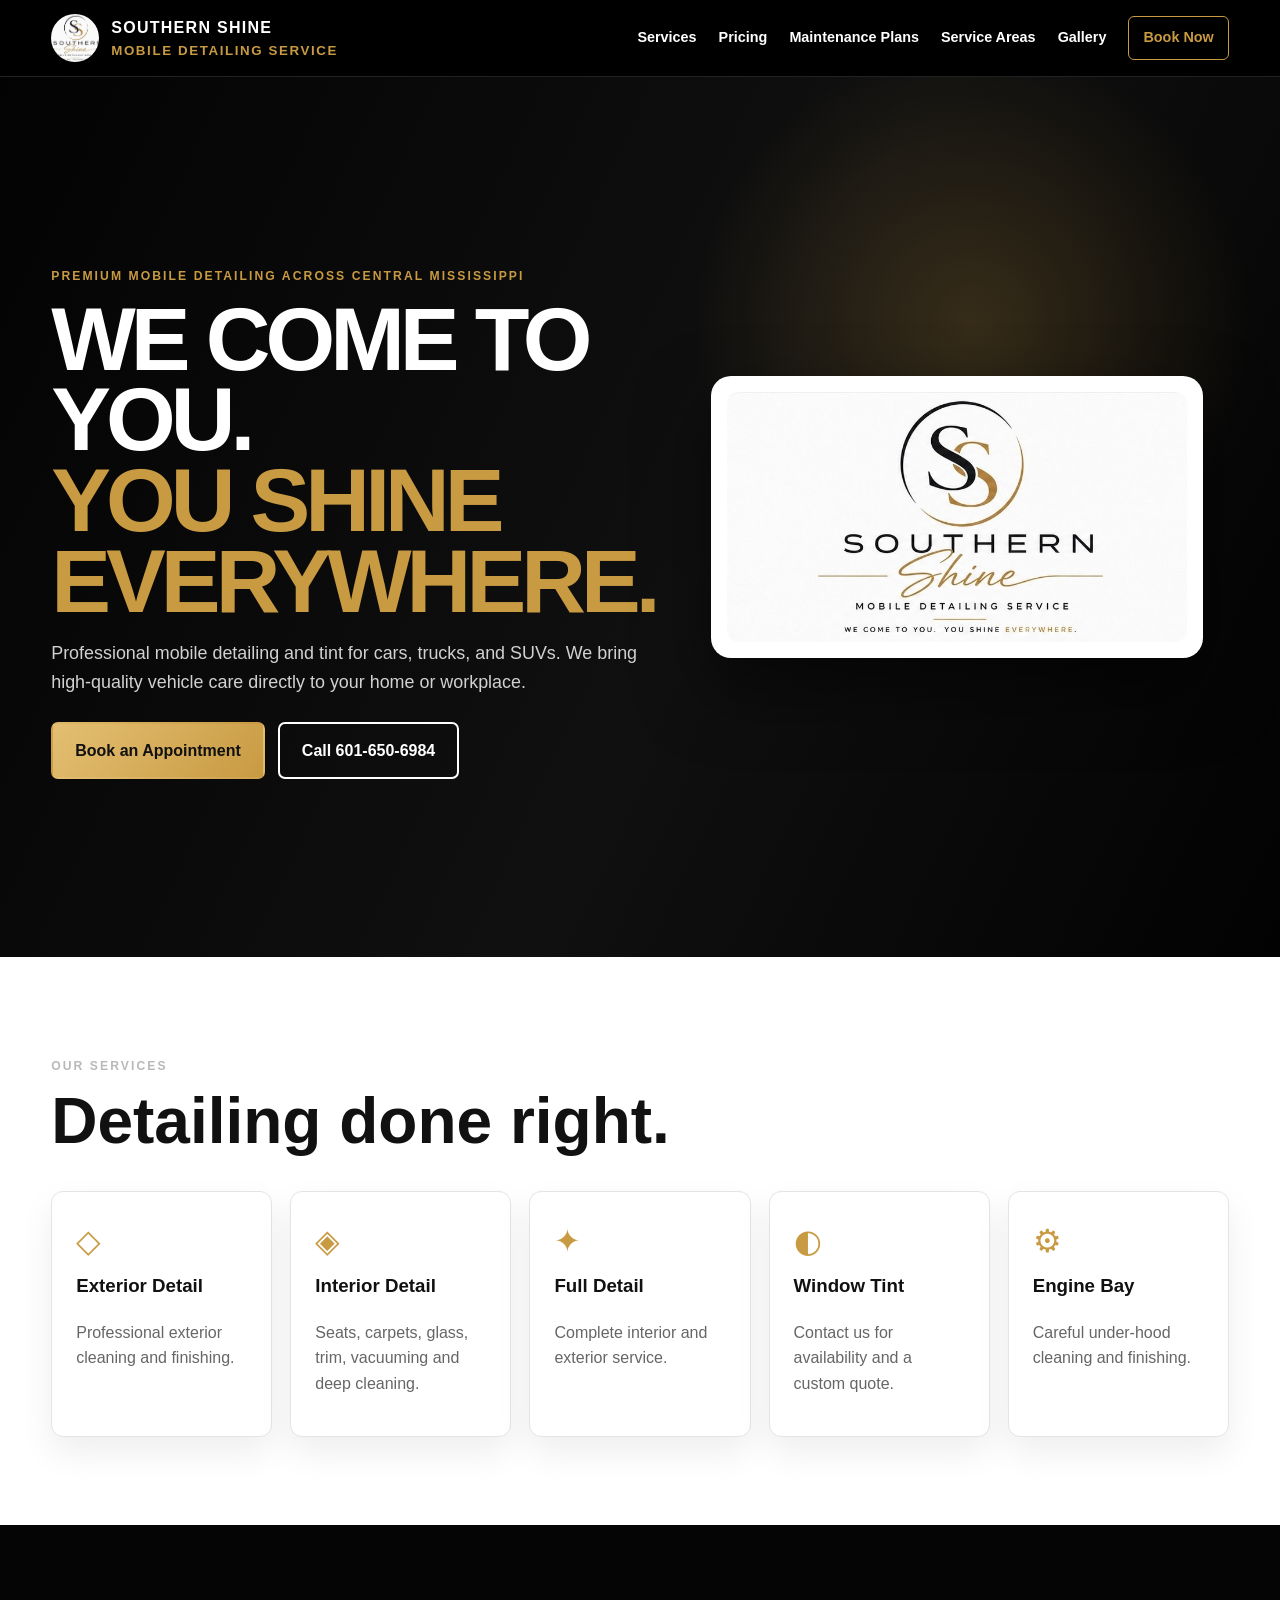
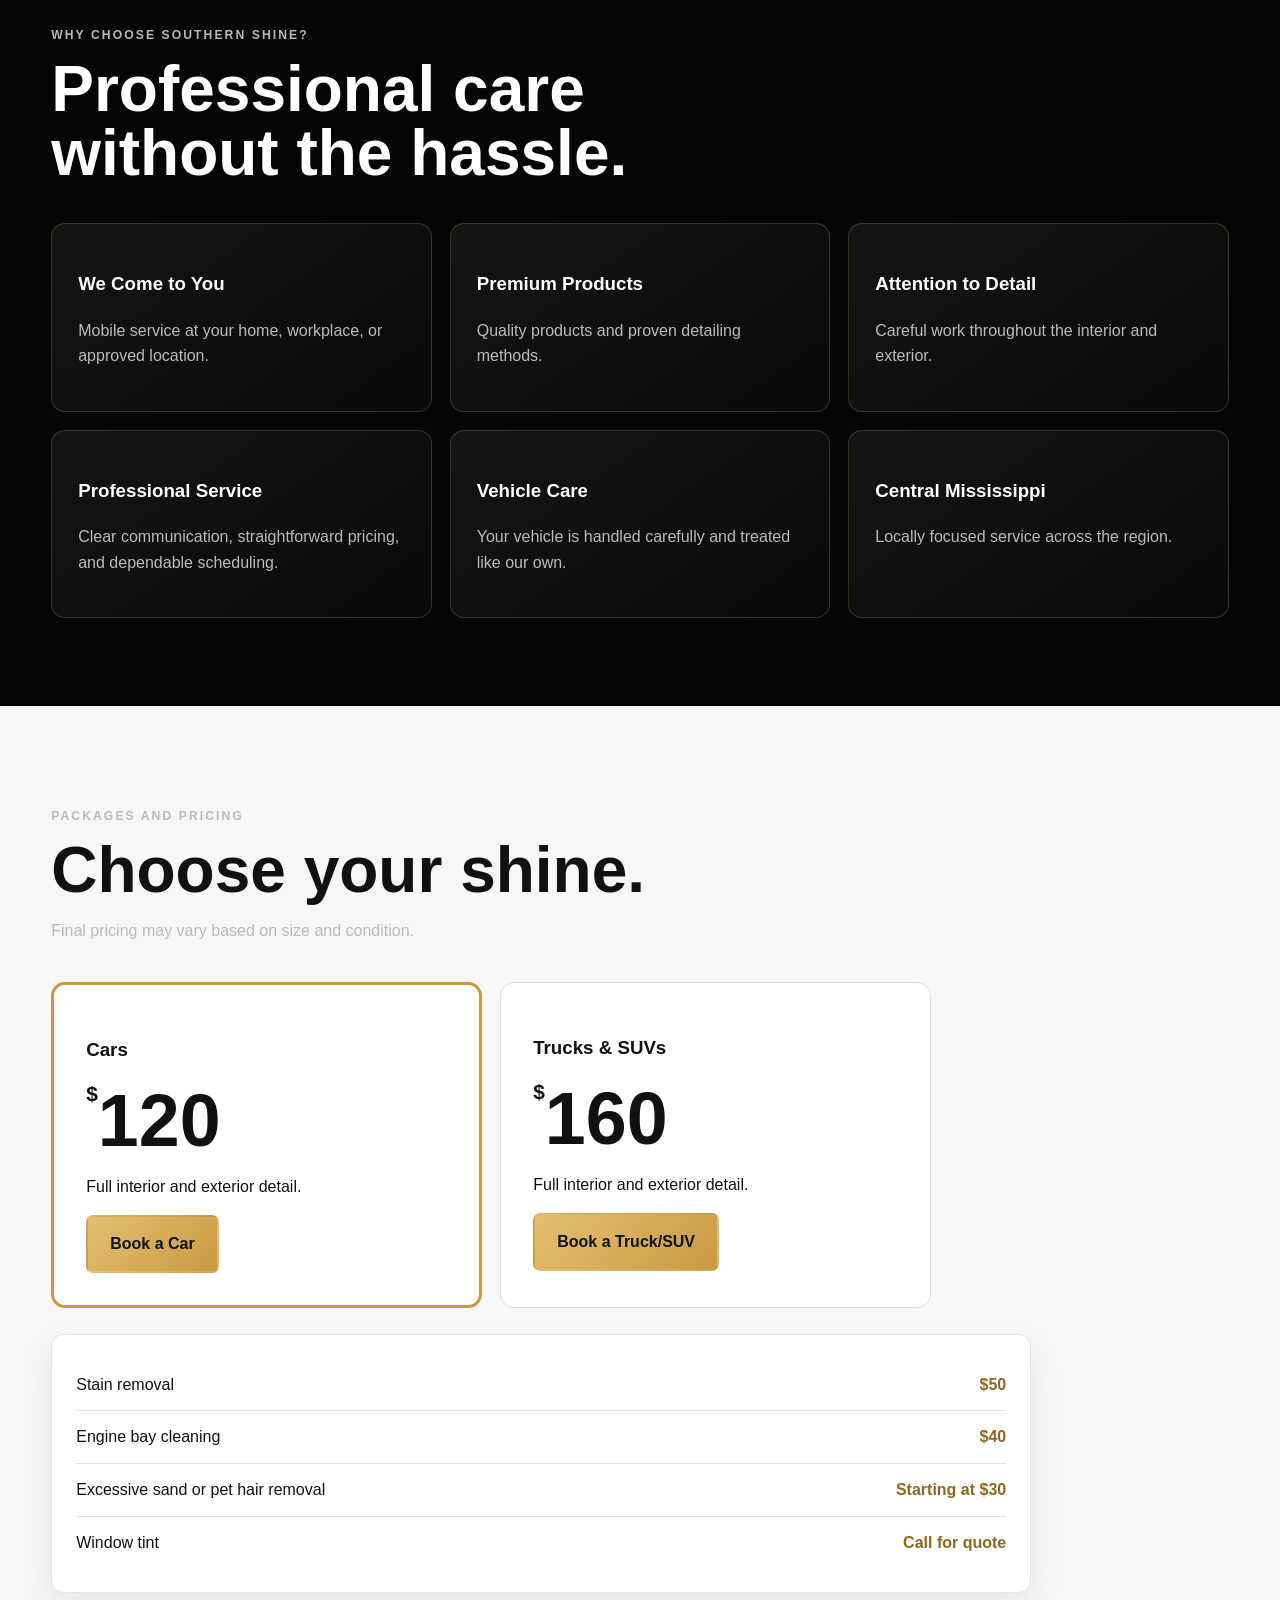
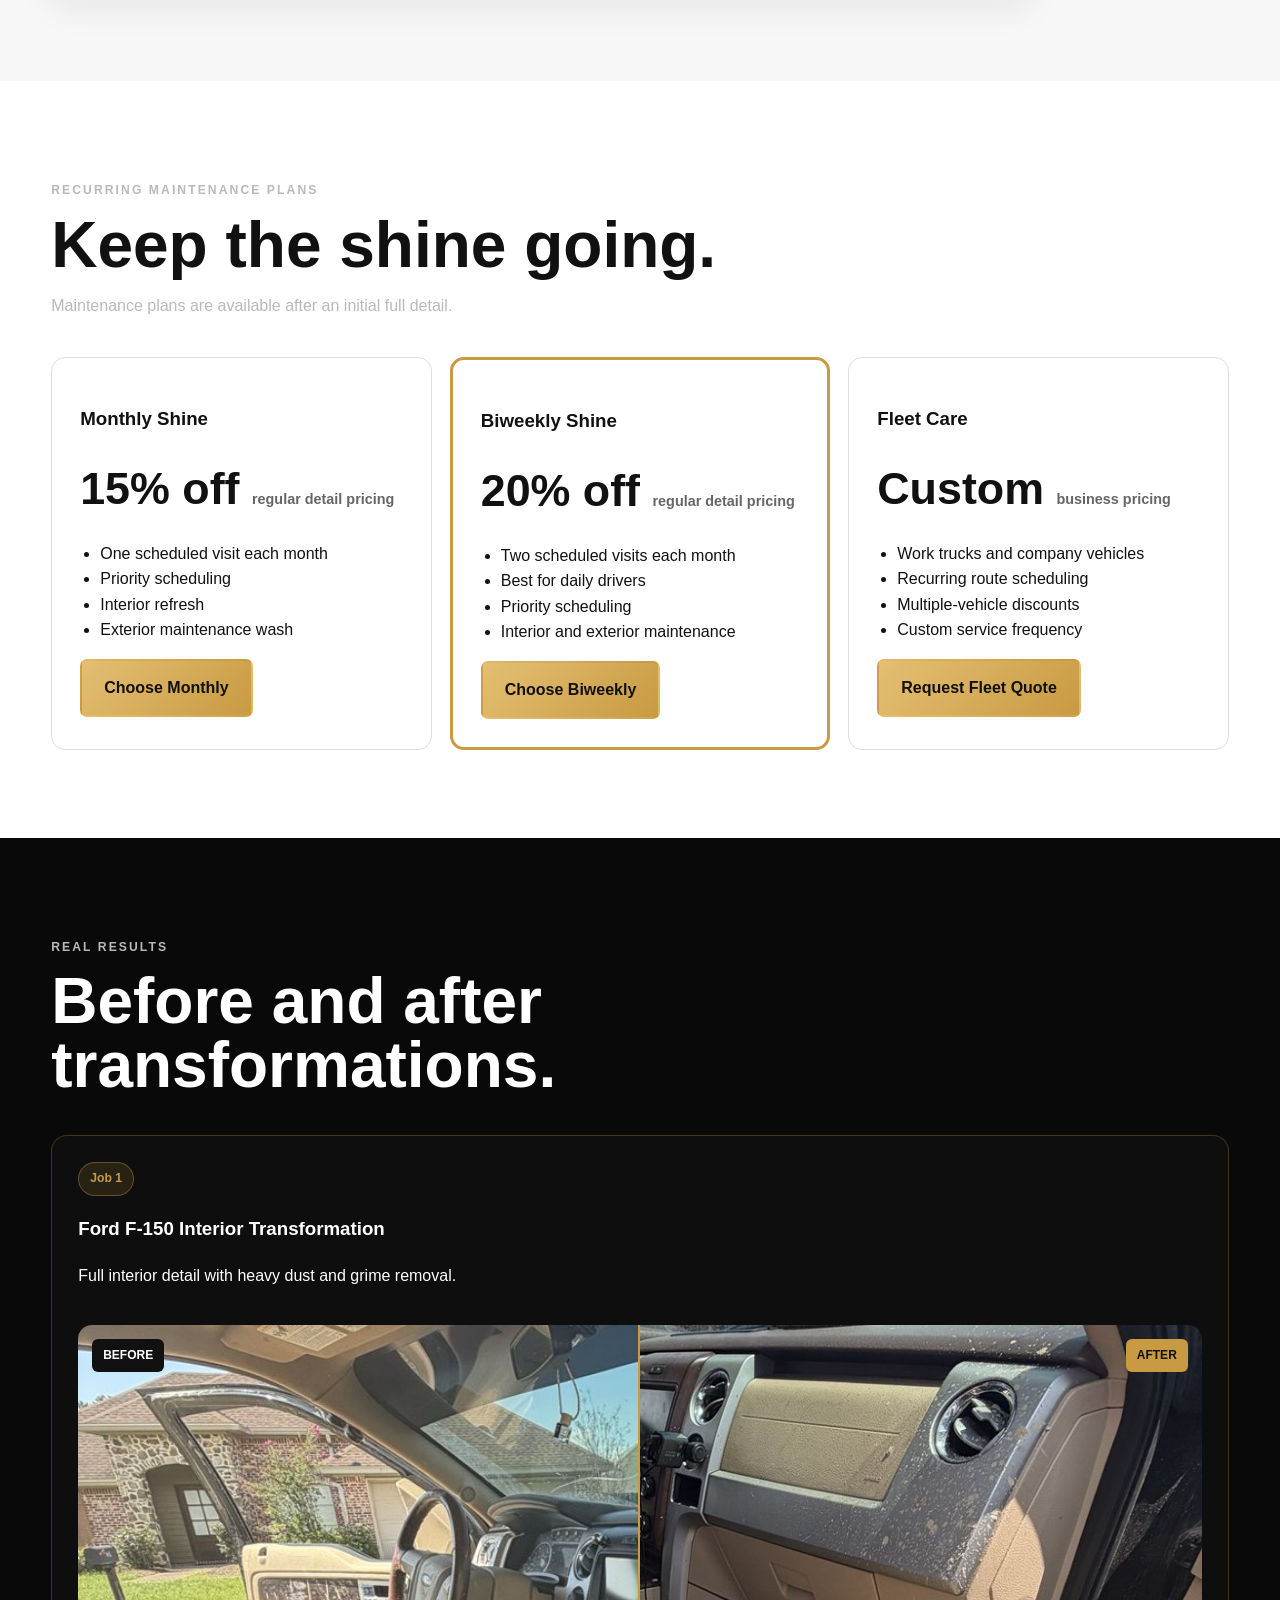
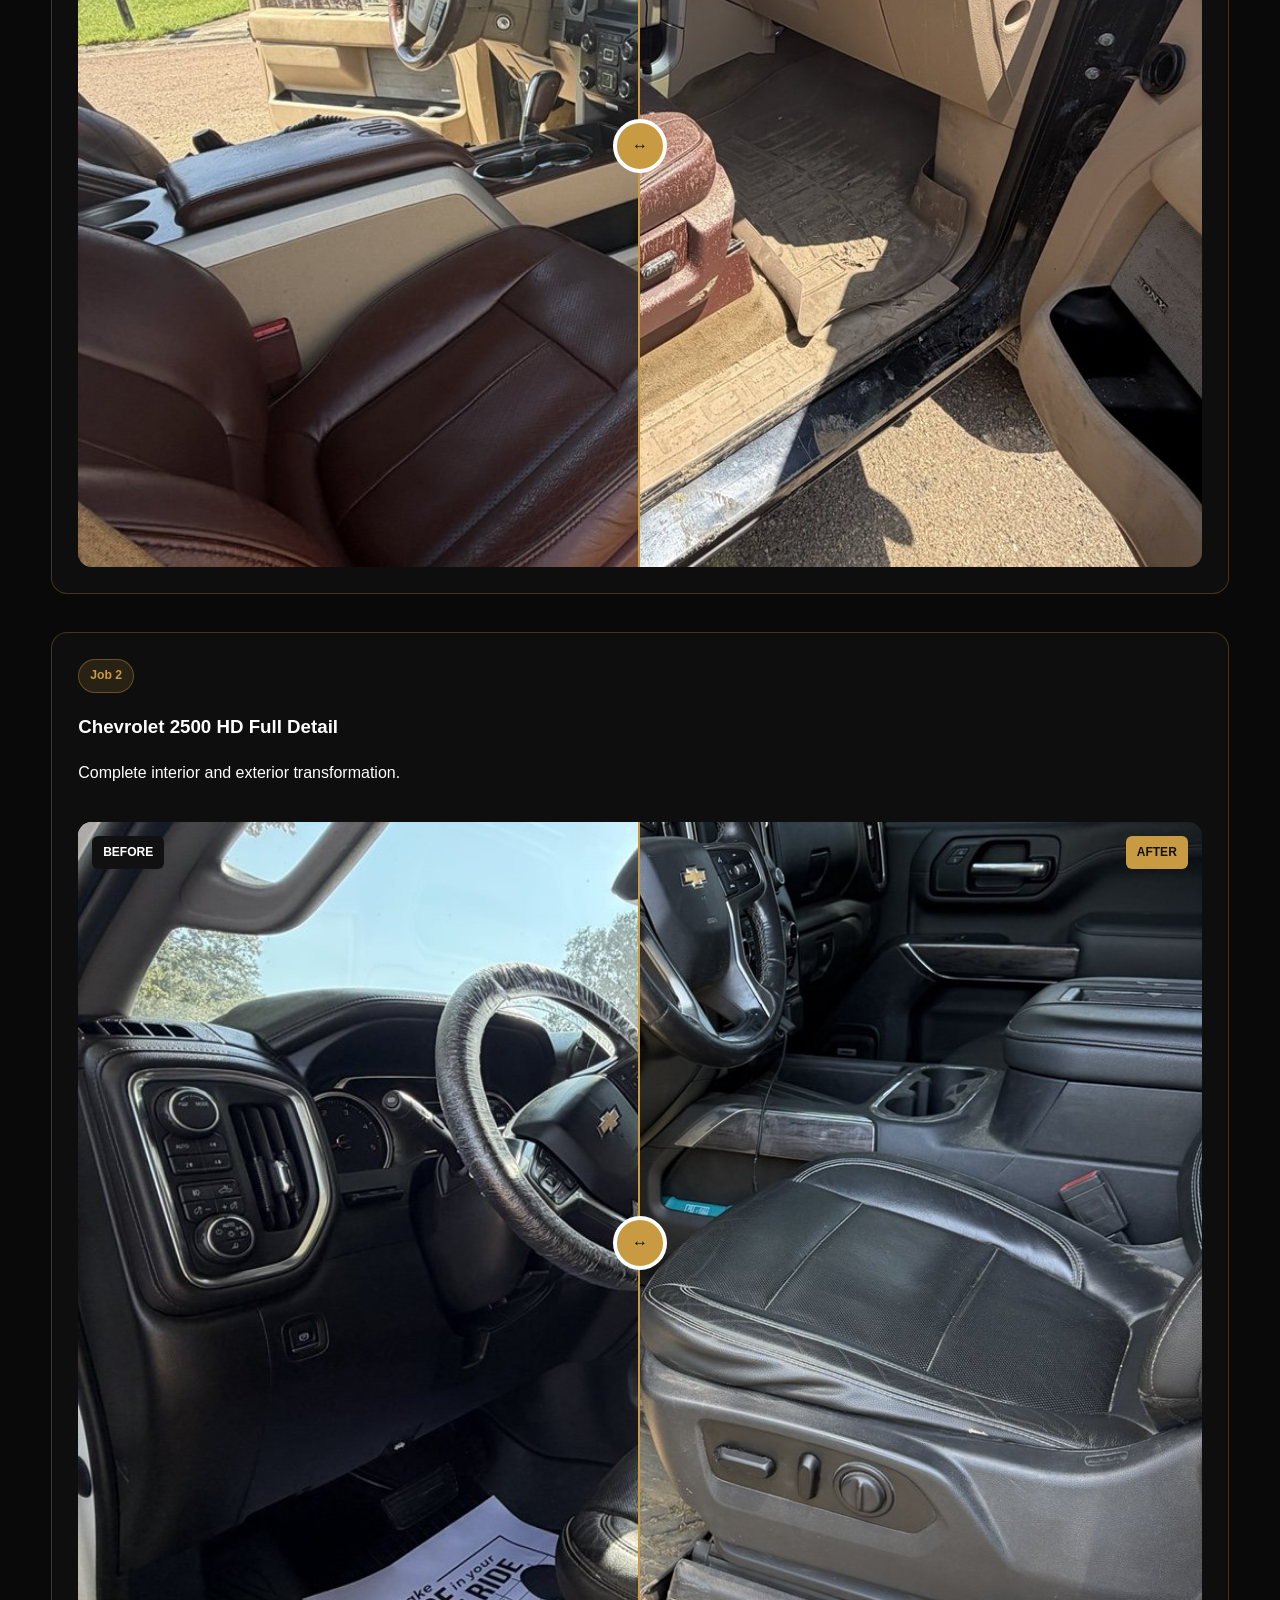
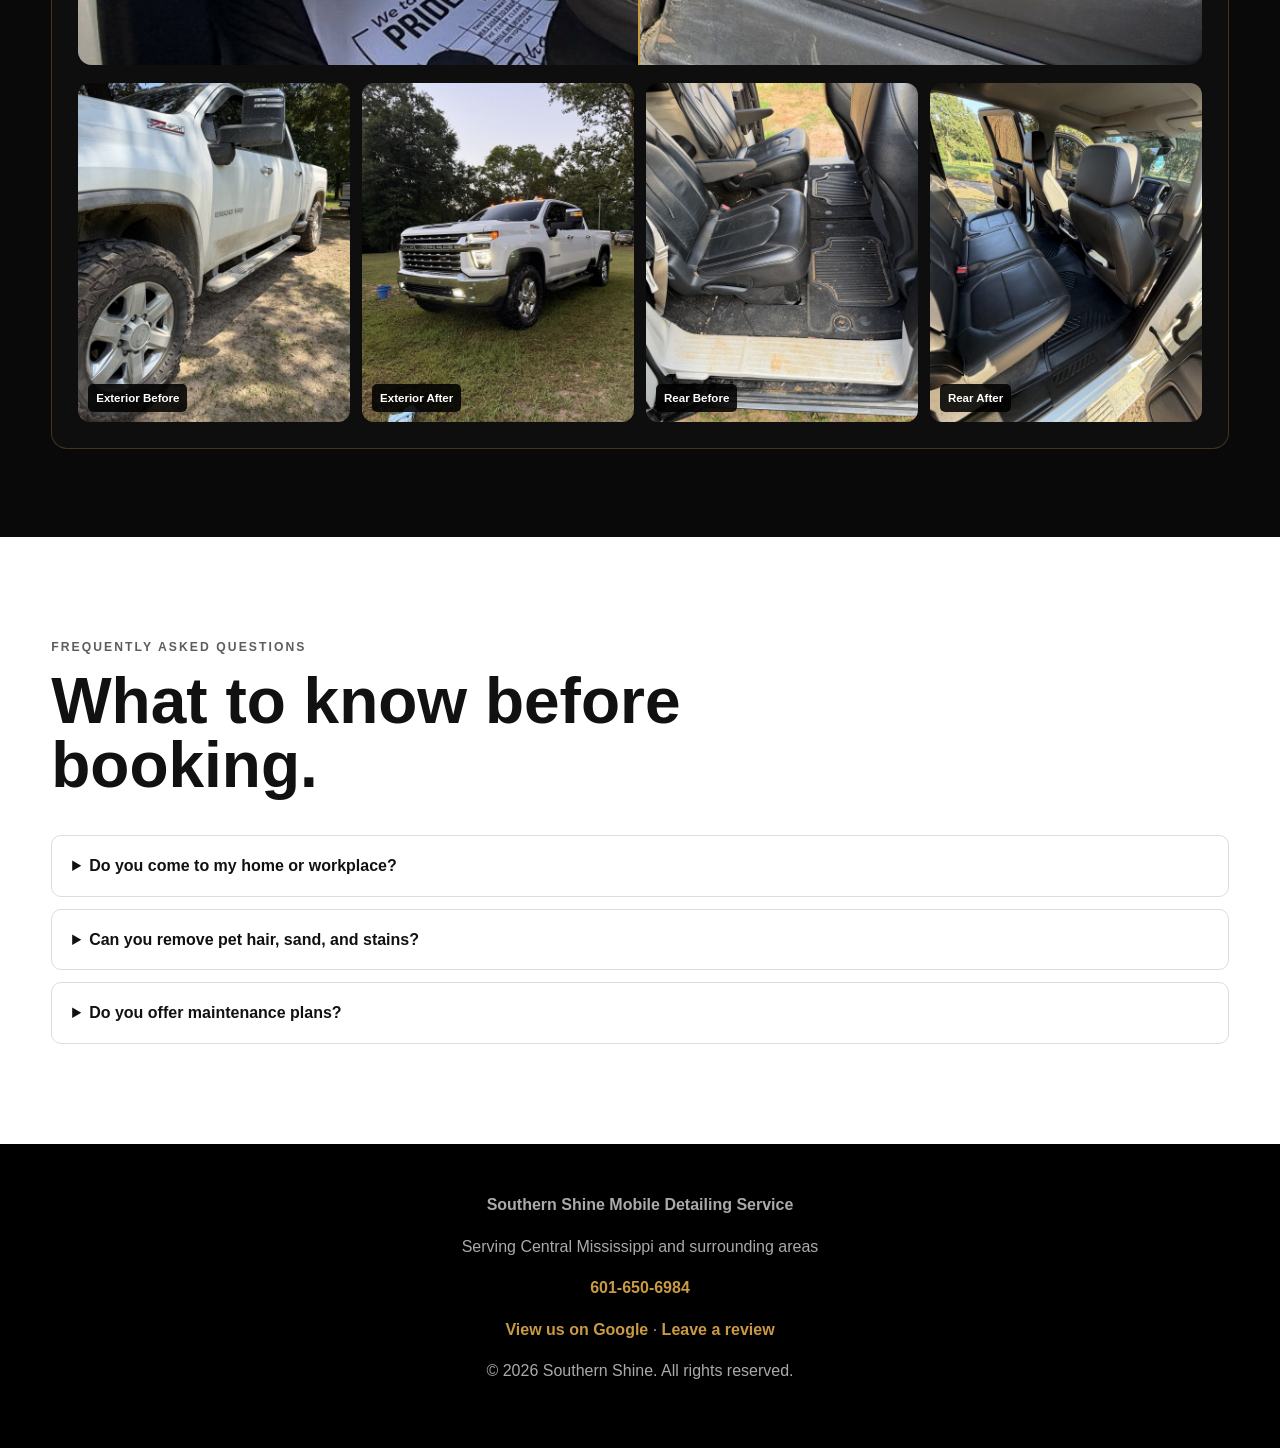
<file: index.html>
<!doctype html><html lang="en"><head><meta charset="utf-8"><meta name="viewport" content="width=device-width,initial-scale=1">
<title>Mobile Detailing Central Mississippi | Southern Shine</title>
<meta name="description" content="Southern Shine provides mobile car, truck and SUV detailing, stain removal, engine bay cleaning and window tint services across Central Mississippi. Call 601-650-6984.">
<link rel="canonical" href="https://southernshinems.com/"><link rel="stylesheet" href="styles.css">
<meta property="og:title" content="Southern Shine Mobile Detailing Service"><meta property="og:description" content="We come to you. You shine everywhere."><meta property="og:image" content="https://southernshinems.com/images/logo.jpg"><script type="application/ld+json">{"@context": "https://schema.org", "@type": "AutoWash", "name": "Southern Shine Mobile Detailing Service", "url": "https://southernshinems.com/", "telephone": "+1-601-650-6984", "areaServed": ["Central Mississippi", "Starkville, Mississippi", "Columbus, Mississippi", "West Point, Mississippi", "Macon, Mississippi", "Aberdeen, Mississippi"], "priceRange": "$$", "image": "https://southernshinems.com/images/logo.jpg"}</script></head><body>
<header><div class="wrap nav"><a class="brand" href="index.html"><img src="images/logo.jpg" alt="Southern Shine logo"><span>Southern Shine<small>Mobile Detailing Service</small></span></a><button class="menu">Menu</button><nav><a href="index.html#services">Services</a><a href="index.html#pricing">Pricing</a><a href="index.html#plans">Maintenance Plans</a><a href="service-areas.html">Service Areas</a><a href="index.html#gallery">Gallery</a><a class="nav-cta" href="booking.html">Book Now</a></nav></div></header>
<main>
<section class="hero"><div class="wrap hero-grid"><div><p class="eyebrow">Premium mobile detailing across Central Mississippi</p><h1>We Come To You.<br><span>You Shine Everywhere.</span></h1><p class="lead">Professional mobile detailing and tint for cars, trucks, and SUVs. We bring high-quality vehicle care directly to your home or workplace.</p><div class="actions"><a class="btn gold" href="booking.html">Book an Appointment</a><a class="btn outline" href="tel:6016506984">Call 601-650-6984</a></div></div><div class="logo-card"><img src="images/logo.jpg" alt="Southern Shine Mobile Detailing Service"></div></div></section>
<section id="services" class="light"><div class="wrap"><div class="title"><p class="eyebrow">Our services</p><h2>Detailing done right.</h2></div><div class="grid services-grid">
<div class="card"><div class="icon">◇</div><h3>Exterior Detail</h3><p>Professional exterior cleaning and finishing.</p></div><div class="card"><div class="icon">◈</div><h3>Interior Detail</h3><p>Seats, carpets, glass, trim, vacuuming and deep cleaning.</p></div><div class="card"><div class="icon">✦</div><h3>Full Detail</h3><p>Complete interior and exterior service.</p></div><div class="card"><div class="icon">◐</div><h3>Window Tint</h3><p>Contact us for availability and a custom quote.</p></div><div class="card"><div class="icon">⚙</div><h3>Engine Bay</h3><p>Careful under-hood cleaning and finishing.</p></div>
</div></div></section>
<section><div class="wrap"><div class="title"><p class="eyebrow">Why choose Southern Shine?</p><h2>Professional care without the hassle.</h2></div><div class="grid why-grid"><div class="why-card"><h3>We Come to You</h3><p>Mobile service at your home, workplace, or approved location.</p></div><div class="why-card"><h3>Premium Products</h3><p>Quality products and proven detailing methods.</p></div><div class="why-card"><h3>Attention to Detail</h3><p>Careful work throughout the interior and exterior.</p></div><div class="why-card"><h3>Professional Service</h3><p>Clear communication, straightforward pricing, and dependable scheduling.</p></div><div class="why-card"><h3>Vehicle Care</h3><p>Your vehicle is handled carefully and treated like our own.</p></div><div class="why-card"><h3>Central Mississippi</h3><p>Locally focused service across the region.</p></div></div></div></section>
<section id="pricing" class="pricing"><div class="wrap"><div class="title"><p class="eyebrow">Packages and pricing</p><h2>Choose your shine.</h2><p>Final pricing may vary based on size and condition.</p></div><div class="grid price-grid"><div class="price-card featured"><h3>Cars</h3><div class="price"><sup>$</sup>120</div><p>Full interior and exterior detail.</p><a class="btn gold" href="booking.html?vehicle=car">Book a Car</a></div><div class="price-card"><h3>Trucks & SUVs</h3><div class="price"><sup>$</sup>160</div><p>Full interior and exterior detail.</p><a class="btn gold" href="booking.html?vehicle=truck">Book a Truck/SUV</a></div></div><div class="addons card"><div class="addon"><span>Stain removal</span><strong>$50</strong></div><div class="addon"><span>Engine bay cleaning</span><strong>$40</strong></div><div class="addon"><span>Excessive sand or pet hair removal</span><strong>Starting at $30</strong></div><div class="addon"><span>Window tint</span><strong>Call for quote</strong></div></div></div></section>
<section id="plans" class="light"><div class="wrap"><div class="title"><p class="eyebrow">Recurring maintenance plans</p><h2>Keep the shine going.</h2><p>Maintenance plans are available after an initial full detail.</p></div><div class="grid plan-grid"><div class="plan"><h3>Monthly Shine</h3><div class="plan-price">15% off <span>regular detail pricing</span></div><ul><li>One scheduled visit each month</li><li>Priority scheduling</li><li>Interior refresh</li><li>Exterior maintenance wash</li></ul><a class="btn gold" href="booking.html?plan=monthly">Choose Monthly</a></div><div class="plan featured"><h3>Biweekly Shine</h3><div class="plan-price">20% off <span>regular detail pricing</span></div><ul><li>Two scheduled visits each month</li><li>Best for daily drivers</li><li>Priority scheduling</li><li>Interior and exterior maintenance</li></ul><a class="btn gold" href="booking.html?plan=biweekly">Choose Biweekly</a></div><div class="plan"><h3>Fleet Care</h3><div class="plan-price">Custom <span>business pricing</span></div><ul><li>Work trucks and company vehicles</li><li>Recurring route scheduling</li><li>Multiple-vehicle discounts</li><li>Custom service frequency</li></ul><a class="btn gold" href="booking.html?plan=fleet">Request Fleet Quote</a></div></div></div></section>
<section id="gallery" class="real-gallery"><div class="wrap"><div class="title"><p class="eyebrow">Real results</p><h2>Before and after transformations.</h2></div>
<article class="job-block"><div class="job-heading"><div><span class="job-tag">Job 1</span><h3>Ford F-150 Interior Transformation</h3><p>Full interior detail with heavy dust and grime removal.</p></div></div><div class="compare" data-compare><img src="images/job1-before.jpg" alt="Ford F-150 before detailing"><div class="after-wrap"><img src="images/job1-after.jpg" alt="Ford F-150 after detailing"></div><span class="label before-label">Before</span><span class="label after-label">After</span><div class="handle">↔</div></div></article>
<article class="job-block"><div class="job-heading"><div><span class="job-tag">Job 2</span><h3>Chevrolet 2500 HD Full Detail</h3><p>Complete interior and exterior transformation.</p></div></div><div class="compare" data-compare><img src="images/job2-before-front.jpg" alt="Chevrolet 2500 HD before detailing"><div class="after-wrap"><img src="images/job2-after-front.jpg" alt="Chevrolet 2500 HD after detailing"></div><span class="label before-label">Before</span><span class="label after-label">After</span><div class="handle">↔</div></div><div class="photo-grid"><div class="photo"><img src="images/job2-before-exterior.jpg" alt="Exterior before"><span>Exterior Before</span></div><div class="photo"><img src="images/job2-after-exterior.jpg" alt="Exterior after"><span>Exterior After</span></div><div class="photo"><img src="images/job2-before-rear.jpg" alt="Rear interior before"><span>Rear Before</span></div><div class="photo"><img src="images/job2-after-rear.jpg" alt="Rear interior after"><span>Rear After</span></div></div></article></div></section>
<section class="light faq"><div class="wrap"><div class="title"><p class="eyebrow">Frequently asked questions</p><h2>What to know before booking.</h2></div><details><summary>Do you come to my home or workplace?</summary><p>Yes. Southern Shine is a mobile service throughout Central Mississippi and surrounding areas.</p></details><details><summary>Can you remove pet hair, sand, and stains?</summary><p>Yes. Extra charges may apply depending on the vehicle's condition.</p></details><details><summary>Do you offer maintenance plans?</summary><p>Yes. Monthly, biweekly, and fleet options are available after an initial full detail.</p></details></div></section>
</main><footer><div class="wrap"><b>Southern Shine Mobile Detailing Service</b><p>Serving Central Mississippi and surrounding areas</p><a href="tel:6016506984">601-650-6984</a><p><a href="https://share.google/HwVFBmlVu8GV7FS5L" target="_blank" rel="noopener">View us on Google</a> · <a href="https://g.page/r/CeV7yMw984xhEAE/review" target="_blank" rel="noopener">Leave a review</a></p><p>© 2026 Southern Shine. All rights reserved.</p></div></footer><script src="script.js"></script></body></html>
</file>
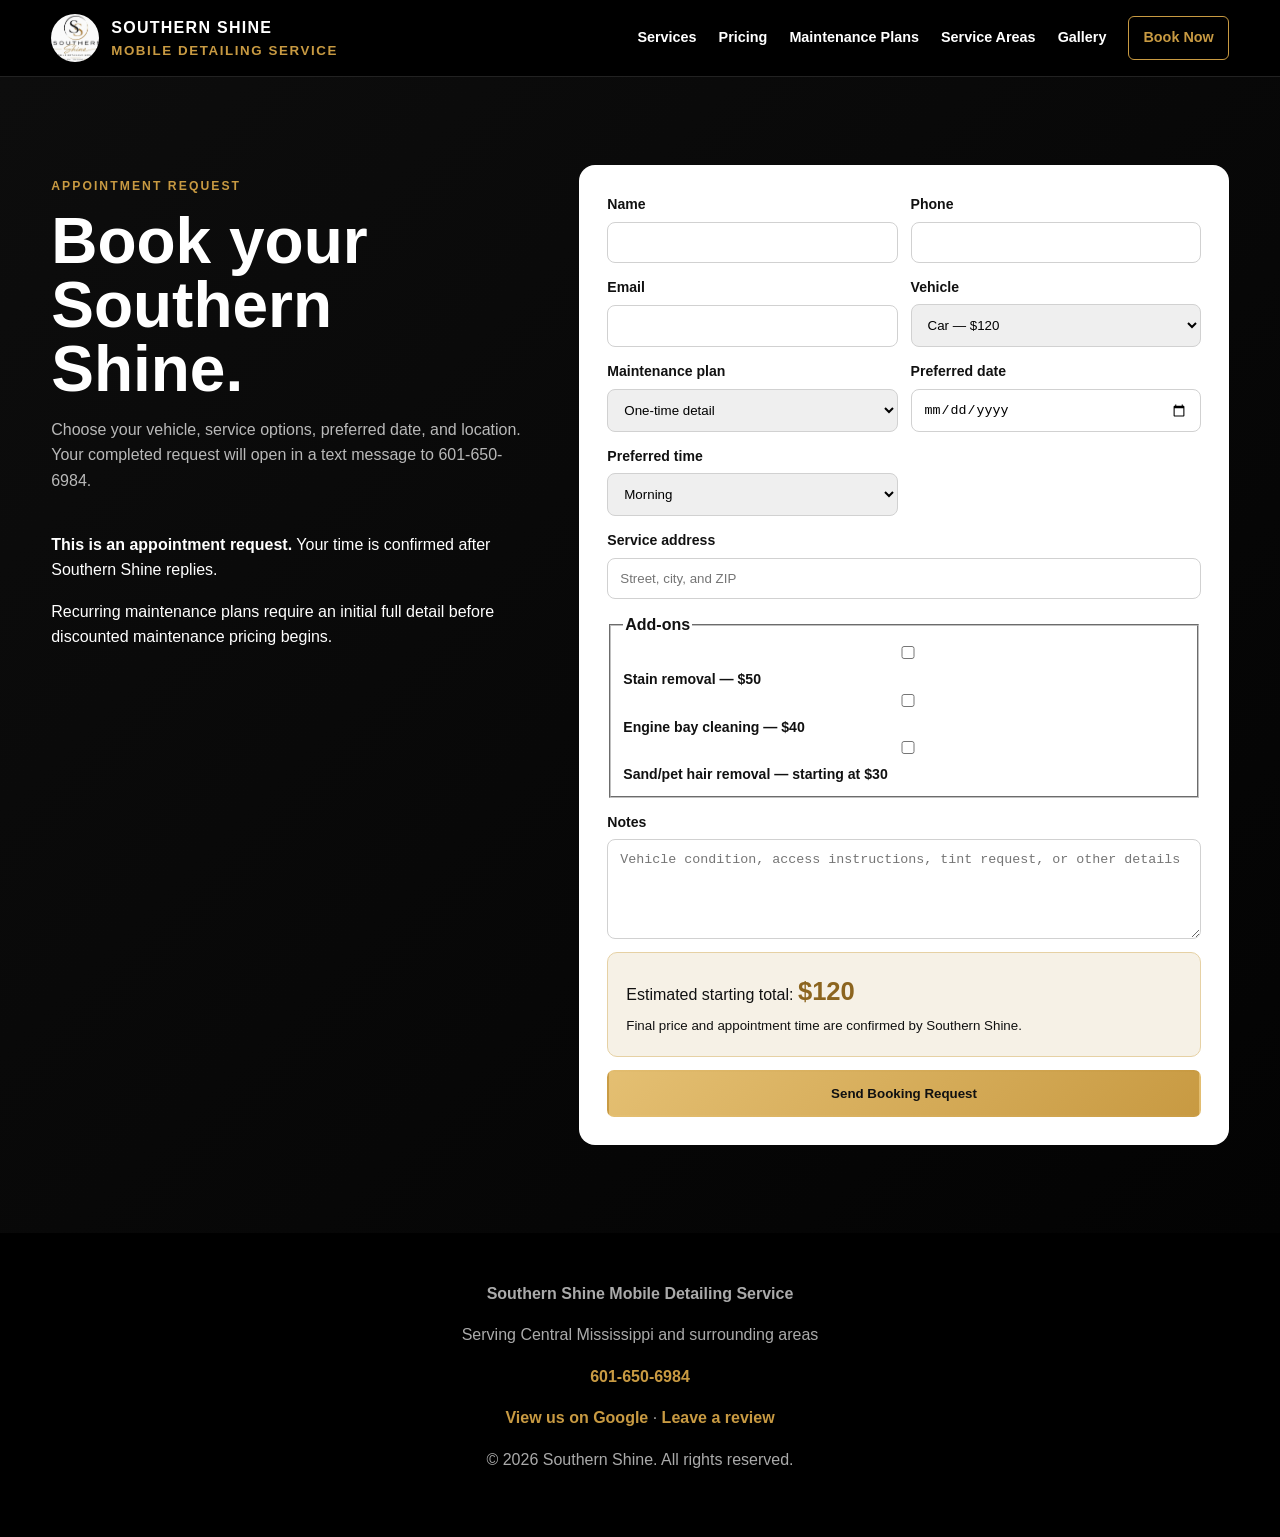
<file: booking.html>
<!doctype html><html lang="en"><head><meta charset="utf-8"><meta name="viewport" content="width=device-width,initial-scale=1"><title>Book Mobile Detailing | Southern Shine Mississippi</title><meta name="description" content="Request a Southern Shine mobile detailing appointment in Central Mississippi. Choose your vehicle, services, add-ons, date, time, and maintenance plan."><link rel="canonical" href="https://southernshinems.com/booking.html"><link rel="stylesheet" href="styles.css"></head><body><header><div class="wrap nav"><a class="brand" href="index.html"><img src="images/logo.jpg" alt="Southern Shine logo"><span>Southern Shine<small>Mobile Detailing Service</small></span></a><button class="menu">Menu</button><nav><a href="index.html#services">Services</a><a href="index.html#pricing">Pricing</a><a href="index.html#plans">Maintenance Plans</a><a href="service-areas.html">Service Areas</a><a href="index.html#gallery">Gallery</a><a class="nav-cta" href="booking.html">Book Now</a></nav></div></header><main><section class="booking"><div class="wrap booking-layout"><div><p class="eyebrow">Appointment request</p><div class="title"><h2>Book your Southern Shine.</h2><p>Choose your vehicle, service options, preferred date, and location. Your completed request will open in a text message to 601-650-6984.</p></div><p><b>This is an appointment request.</b> Your time is confirmed after Southern Shine replies.</p><p>Recurring maintenance plans require an initial full detail before discounted maintenance pricing begins.</p></div><form class="booking-form" onsubmit="sendBooking(event)"><div class="form-grid"><label>Name<input id="name" required></label><label>Phone<input id="phone" required></label><label>Email<input id="email" type="email"></label><label>Vehicle<select id="vehicle"><option value="car">Car — $120</option><option value="truck">Truck — $160</option><option value="suv">SUV — $160</option><option value="other">Other — starting at $160</option></select></label><label>Maintenance plan<select id="plan"><option value="one-time">One-time detail</option><option value="monthly">Monthly Shine — estimated 15% savings</option><option value="biweekly">Biweekly Shine — estimated 20% savings</option><option value="fleet">Fleet Care — custom quote</option></select></label><label>Preferred date<input id="date" type="date" required></label><label>Preferred time<select id="time"><option>Morning</option><option>Afternoon</option><option>Evening</option></select></label><label class="full">Service address<input id="address" required placeholder="Street, city, and ZIP"></label><fieldset class="full"><legend><b>Add-ons</b></legend><label><input type="checkbox" name="addons" value="stain" data-label="Stain removal — $50"> Stain removal — $50</label><label><input type="checkbox" name="addons" value="engine" data-label="Engine bay cleaning — $40"> Engine bay cleaning — $40</label><label><input type="checkbox" name="addons" value="hair" data-label="Sand/pet hair removal — starting at $30"> Sand/pet hair removal — starting at $30</label></fieldset><label class="full">Notes<textarea id="notes" placeholder="Vehicle condition, access instructions, tint request, or other details"></textarea></label><div class="estimate full">Estimated starting total: <strong id="estimateTotal">$120</strong><br><small>Final price and appointment time are confirmed by Southern Shine.</small></div><button class="btn gold full" type="submit">Send Booking Request</button></div></form></div></section></main><footer><div class="wrap"><b>Southern Shine Mobile Detailing Service</b><p>Serving Central Mississippi and surrounding areas</p><a href="tel:6016506984">601-650-6984</a><p><a href="https://share.google/HwVFBmlVu8GV7FS5L" target="_blank" rel="noopener">View us on Google</a> · <a href="https://g.page/r/CeV7yMw984xhEAE/review" target="_blank" rel="noopener">Leave a review</a></p><p>© 2026 Southern Shine. All rights reserved.</p></div></footer><script src="script.js"></script><script>const p=new URLSearchParams(location.search);if(p.get('vehicle'))document.getElementById('vehicle').value=p.get('vehicle');if(p.get('plan'))document.getElementById('plan').value=p.get('plan');updateEstimate();</script></body></html>
</file>
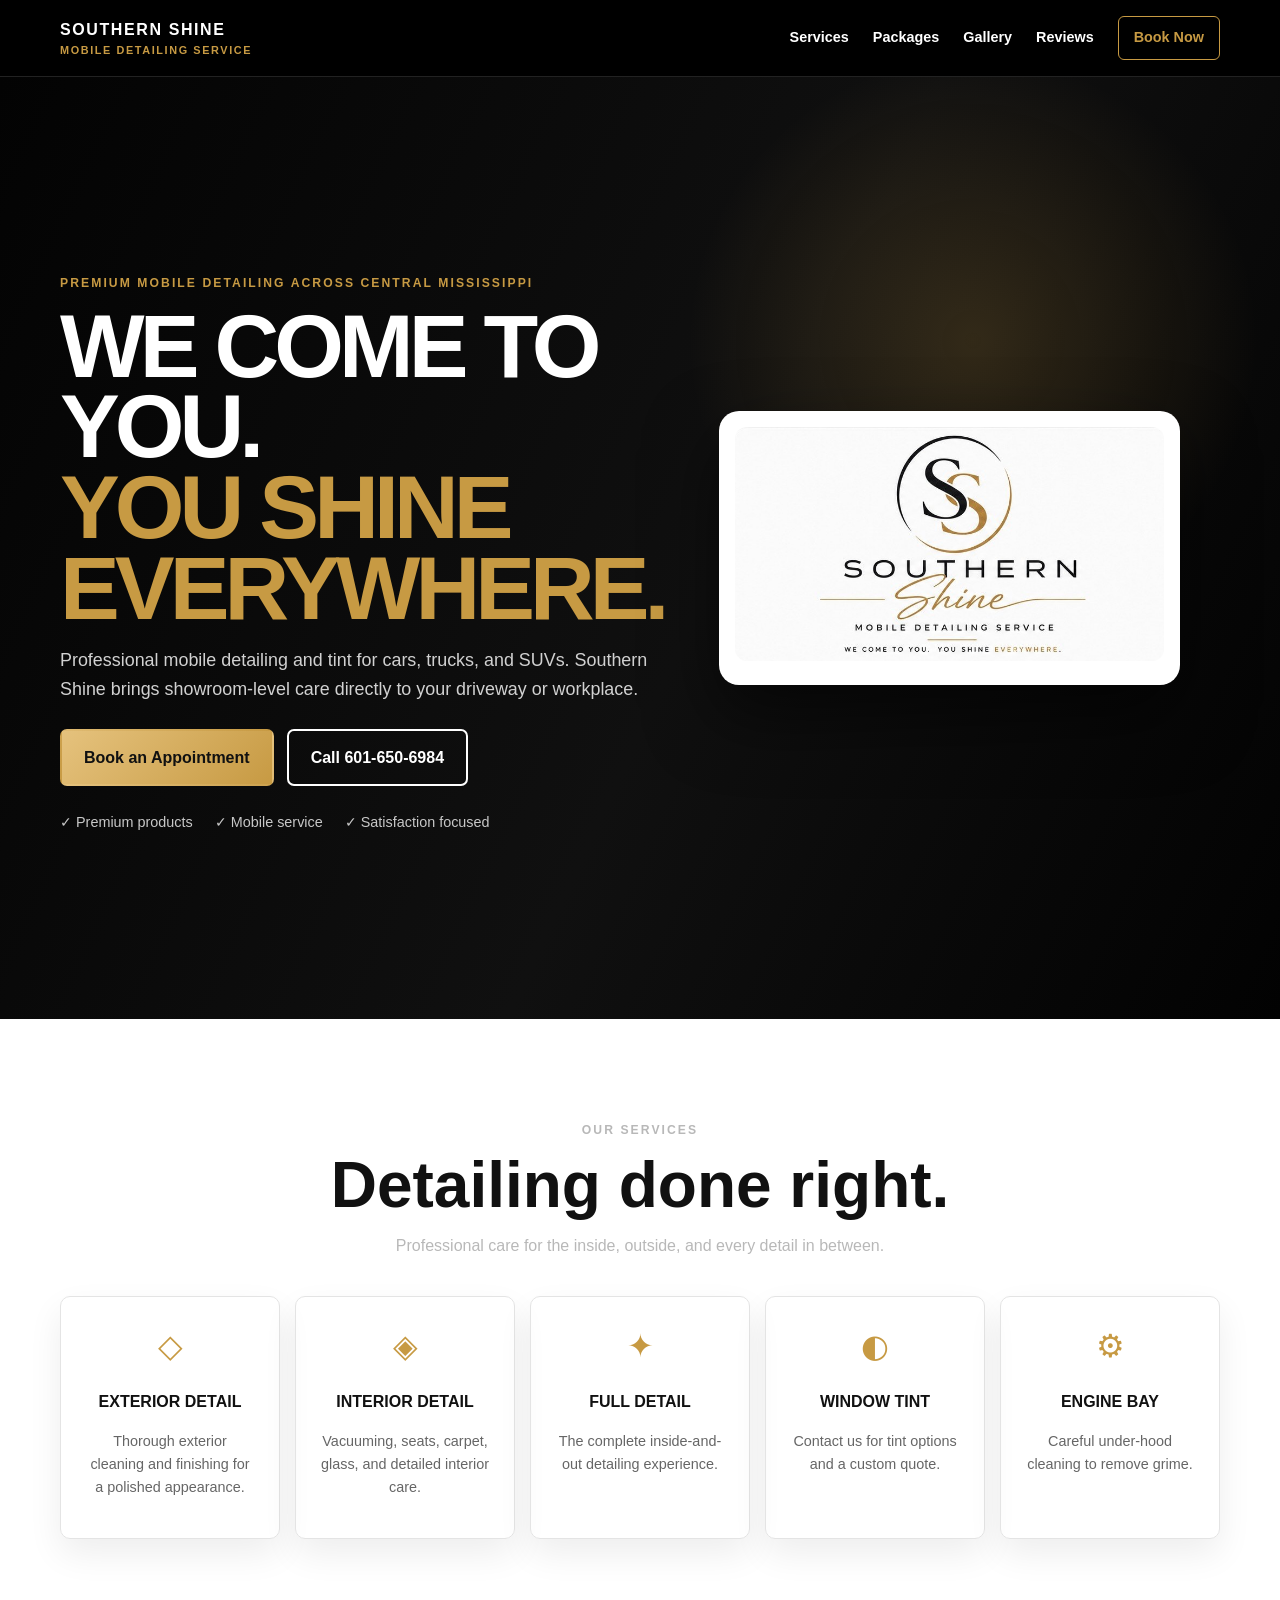
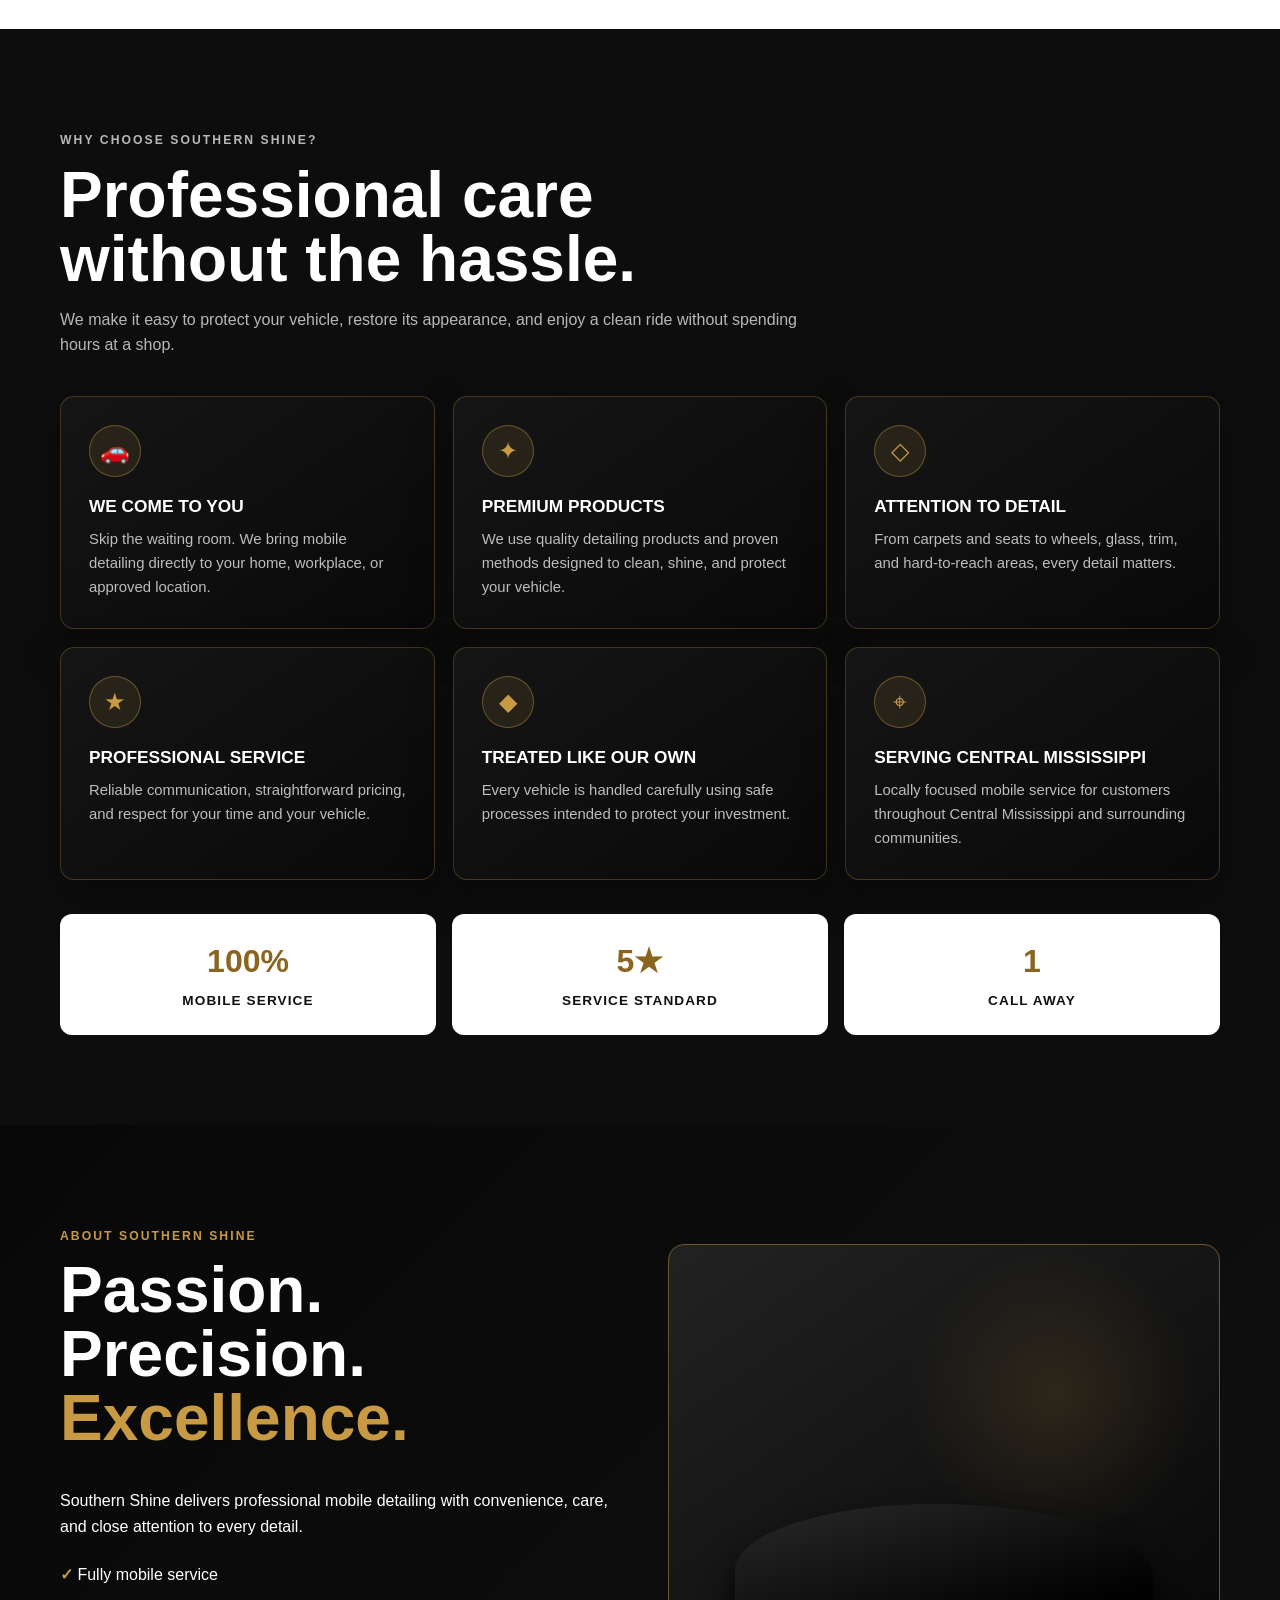
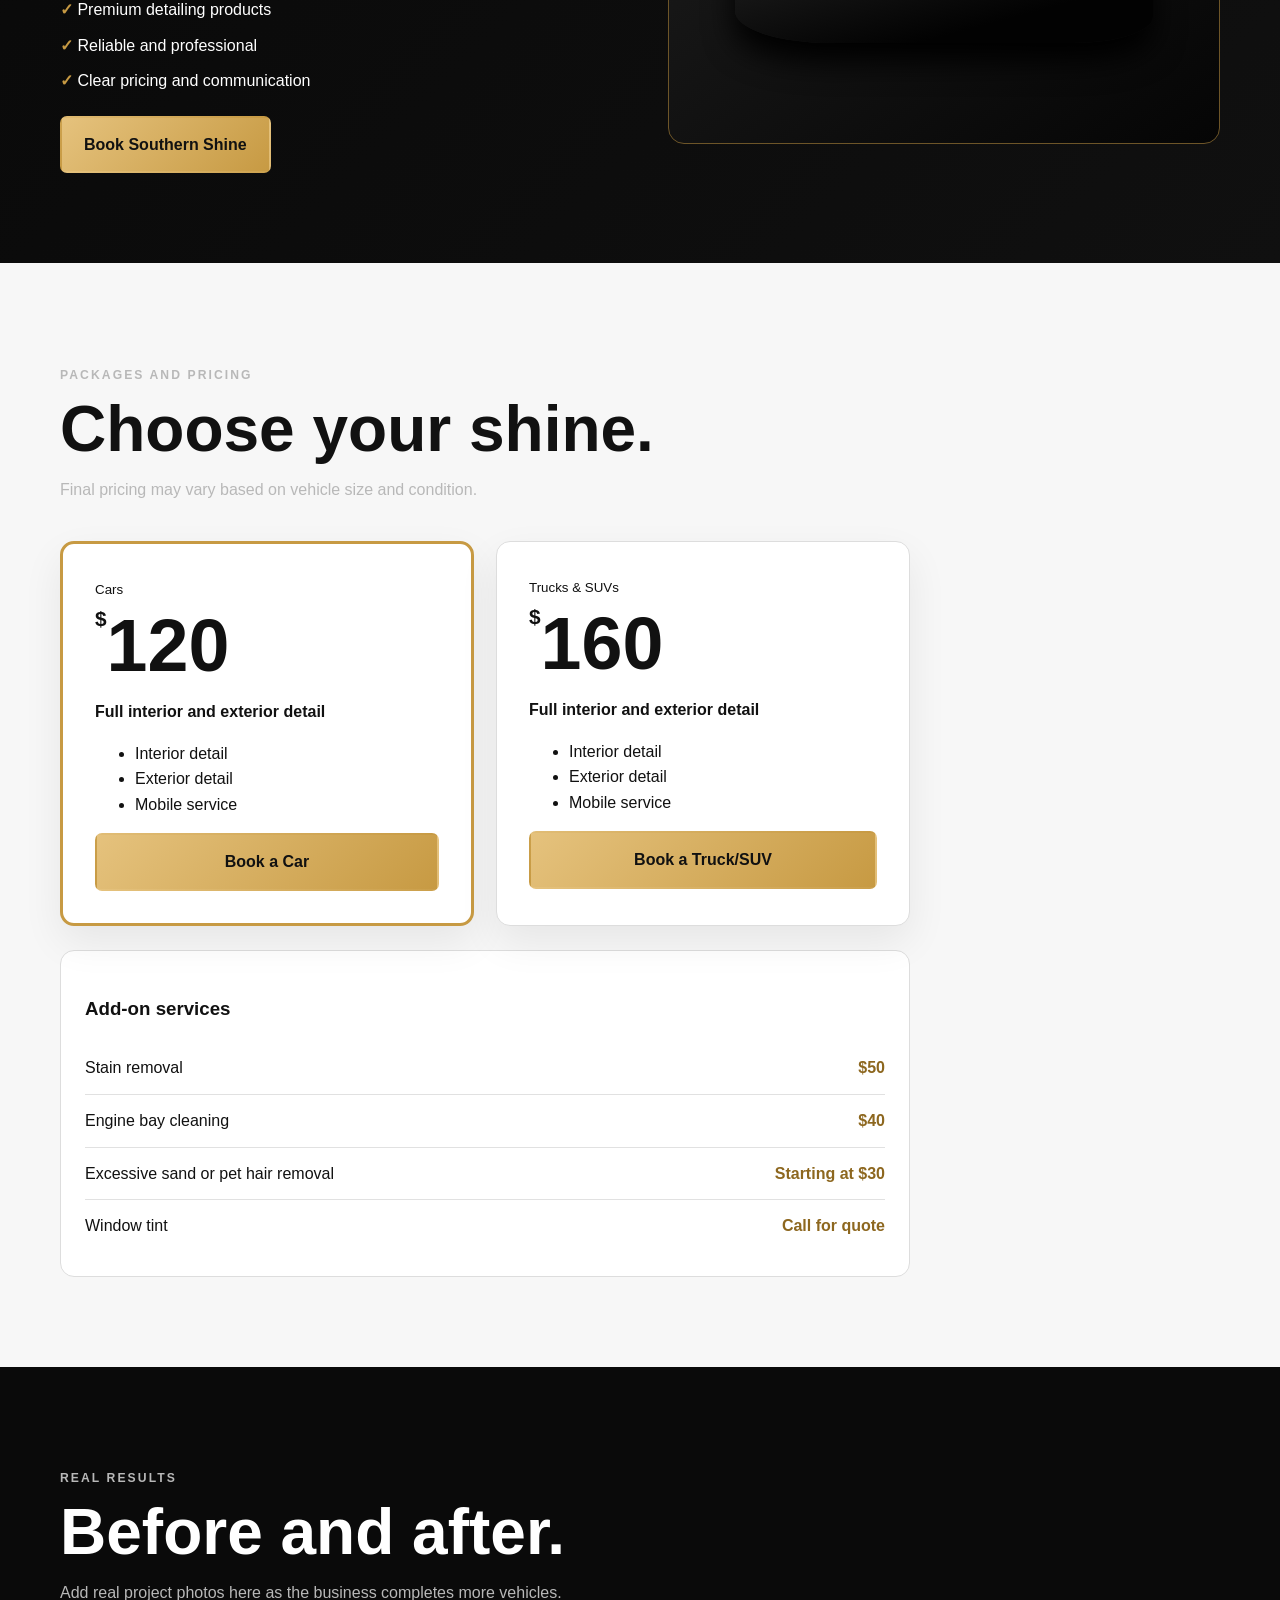
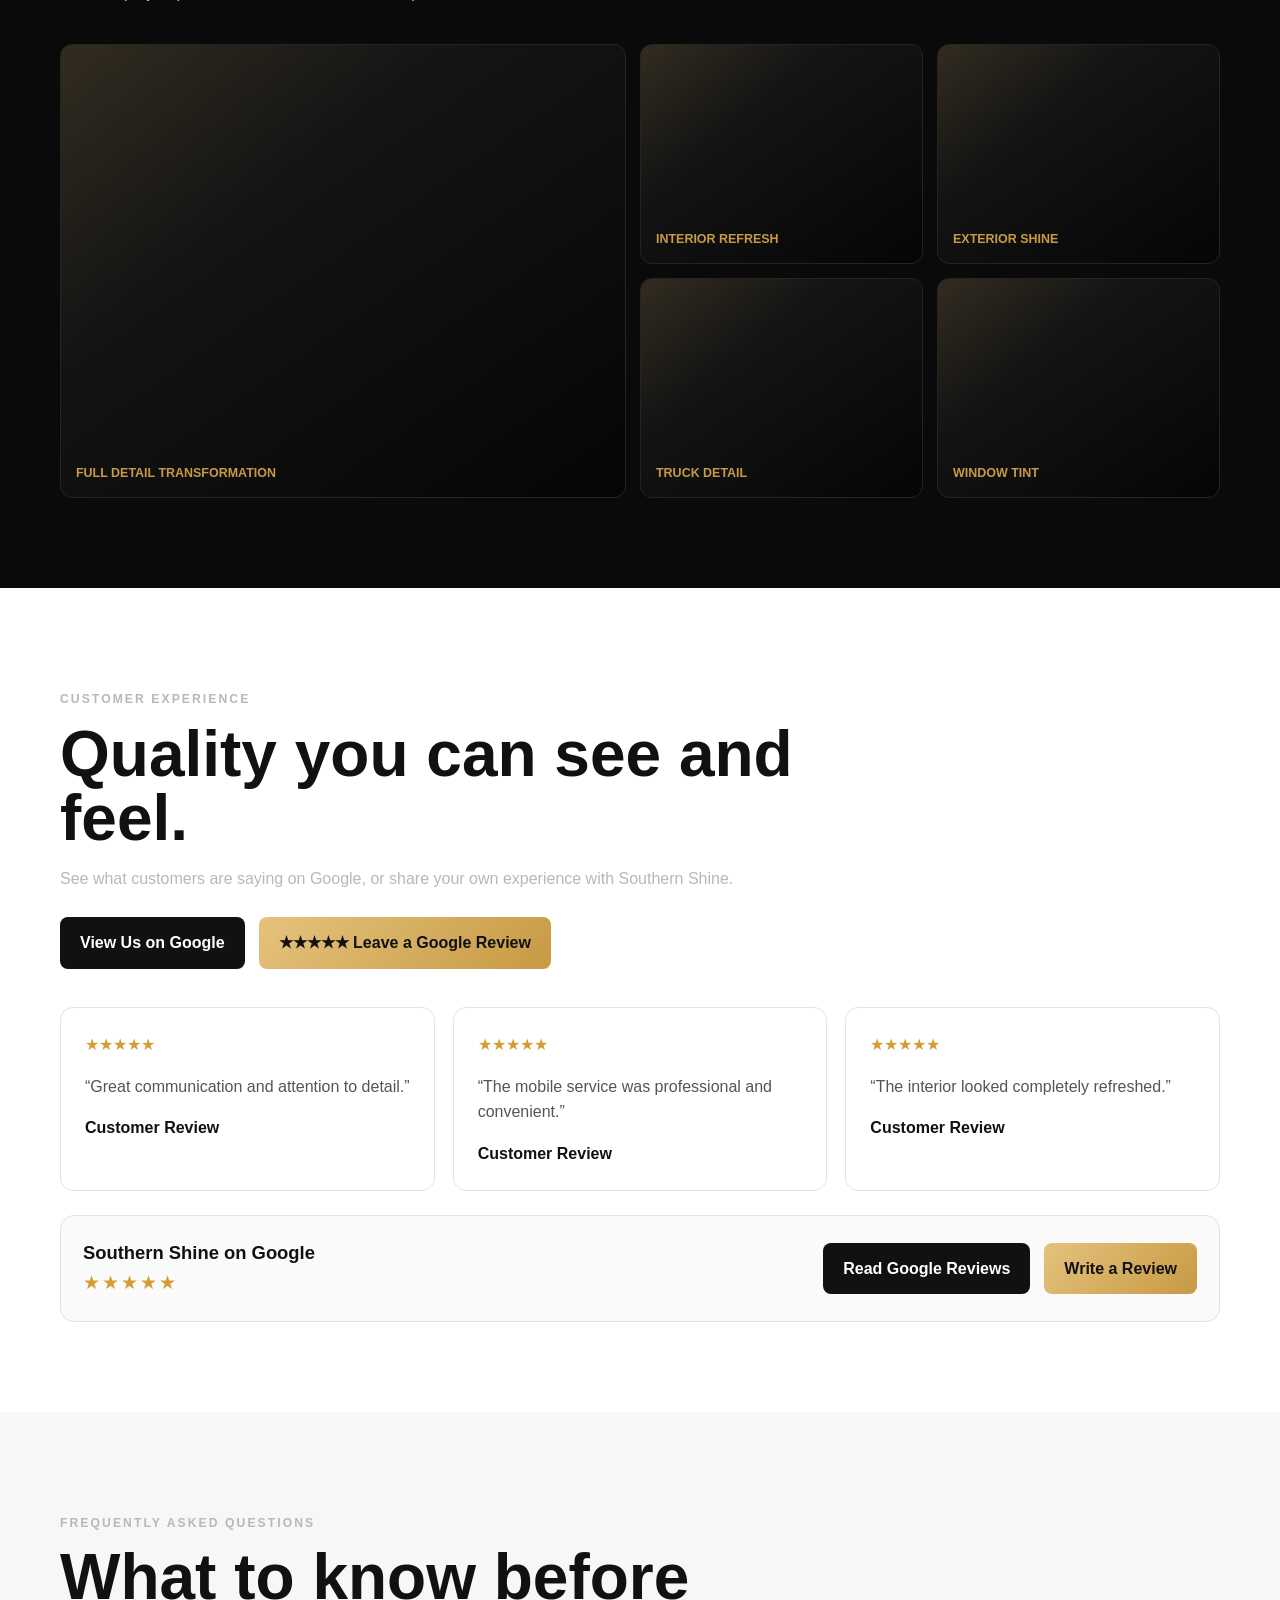
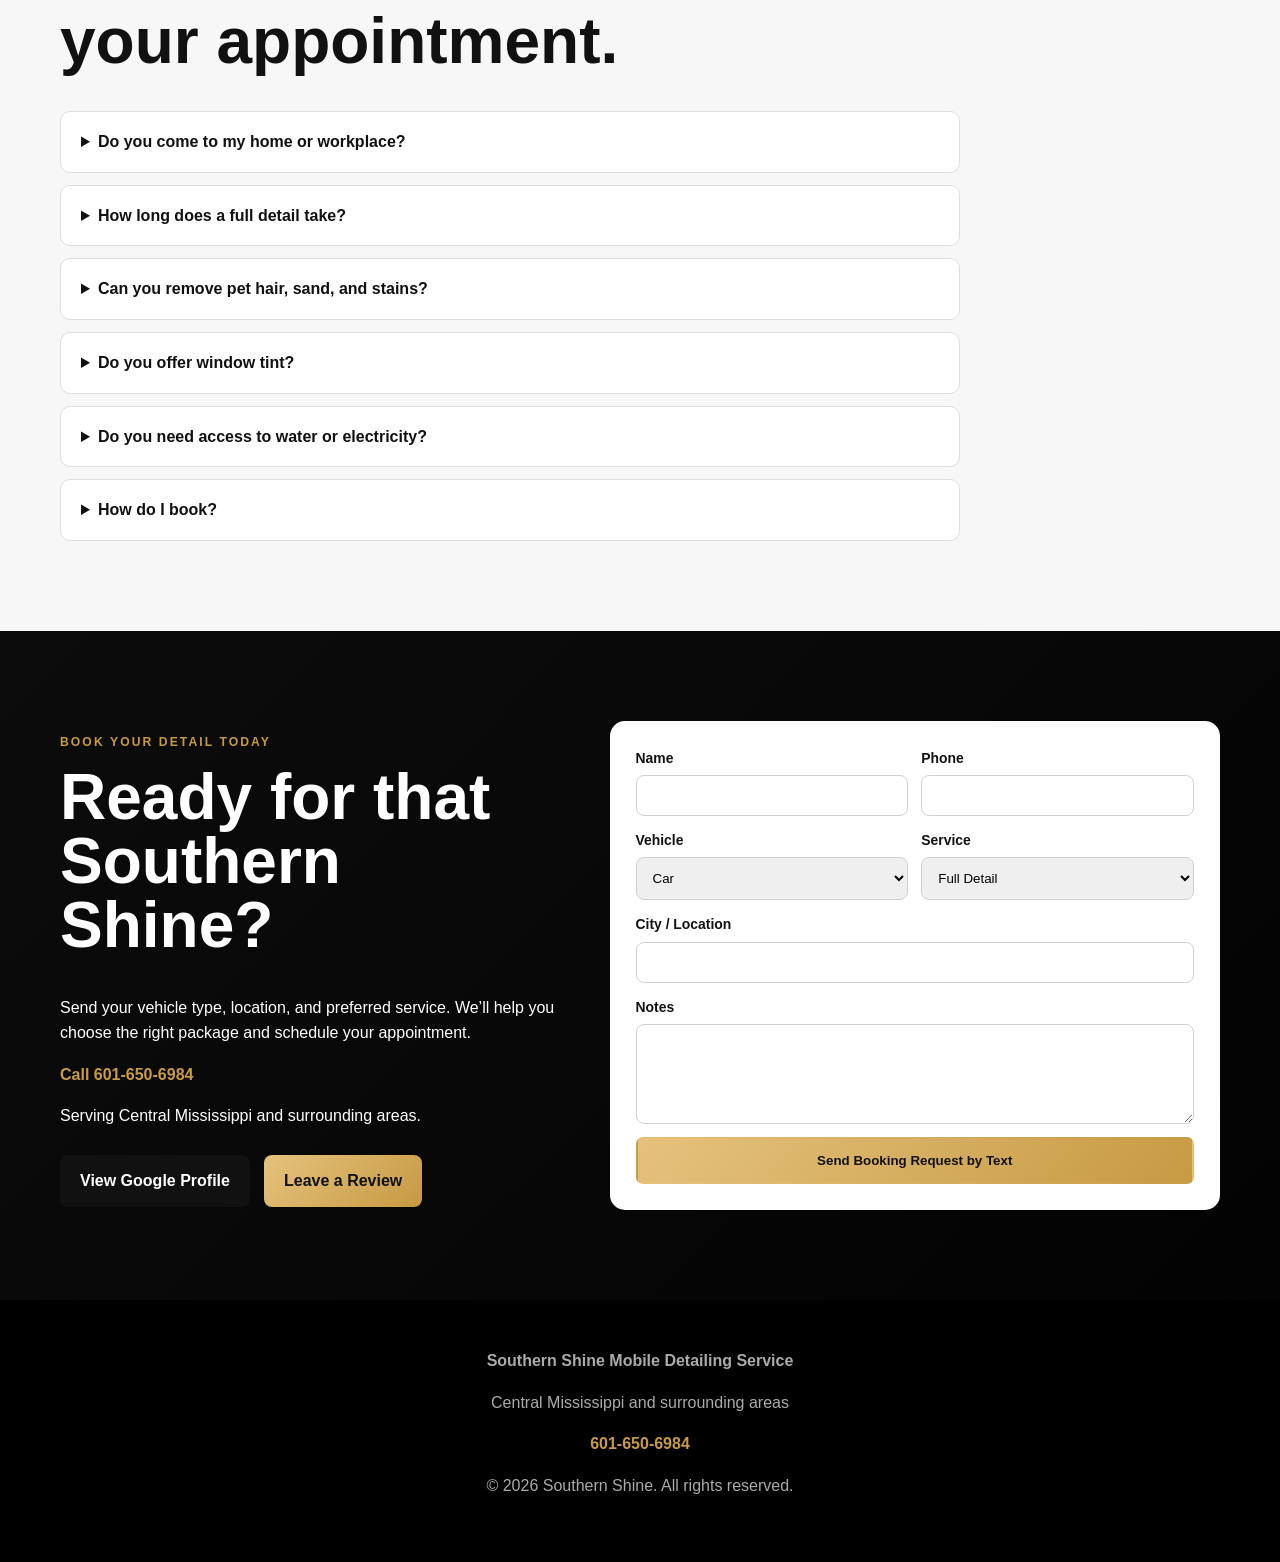
<file: index.html.html>
<!doctype html>
<html lang="en">
<head>
<meta charset="utf-8"><meta name="viewport" content="width=device-width,initial-scale=1">
<meta name="description" content="Southern Shine Mobile Detailing Service in Central Mississippi. Full details, interior and exterior detailing, stain removal, engine bay cleaning, sand and pet hair removal, and window tint.">
<title>Southern Shine Mobile Detailing Service</title>
<style>
:root{--gold:#c79a43;--gold2:#e5c27d;--black:#050505;--panel:#111;--muted:#b8b8b8}
*{box-sizing:border-box}html{scroll-behavior:smooth}body{margin:0;background:var(--black);color:#fff;font-family:Arial,sans-serif;line-height:1.6}a{color:inherit}.wrap{width:min(1160px,92%);margin:auto}
header{position:sticky;top:0;z-index:10;background:rgba(0,0,0,.93);border-bottom:1px solid #222}.nav{height:76px;display:flex;align-items:center;justify-content:space-between}.brand{font-weight:900;letter-spacing:.1em;text-transform:uppercase}.brand span{color:var(--gold);display:block;font-size:.68rem}nav{display:flex;gap:24px;align-items:center}nav a{text-decoration:none;font-weight:700;font-size:.9rem}.book{border:1px solid var(--gold);color:var(--gold);padding:9px 15px;border-radius:6px}
.hero{min-height:780px;display:grid;align-items:center;background:radial-gradient(circle at 76% 28%,rgba(199,154,67,.2),transparent 24%),linear-gradient(115deg,#030303,#101010 55%,#020202)}.hero-grid{display:grid;grid-template-columns:1.08fr .92fr;gap:54px;align-items:center;padding:95px 0}.eyebrow{color:var(--gold);font-weight:900;letter-spacing:.17em;text-transform:uppercase;font-size:.76rem}h1{font-size:clamp(3.4rem,7vw,7.1rem);line-height:.9;margin:0;text-transform:uppercase;letter-spacing:-.055em}h1 span{color:var(--gold)}.lead{font-size:1.12rem;color:#d1d1d1;max-width:640px}.actions{display:flex;gap:13px;flex-wrap:wrap;margin-top:25px}.btn{display:inline-flex;align-items:center;justify-content:center;padding:14px 22px;border-radius:7px;text-decoration:none;font-weight:900;border:2px solid transparent}.gold{background:linear-gradient(135deg,var(--gold2),var(--gold));color:#111}.outline{border-color:#fff}.logo{background:#fff;padding:16px;border-radius:20px;box-shadow:0 30px 70px #0008}.logo img{width:100%;border-radius:12px}.trust{display:flex;gap:22px;flex-wrap:wrap;margin-top:25px;color:#c8c8c8;font-size:.9rem}
section{padding:90px 0}.title{max-width:760px;margin-bottom:38px}.title h2{font-size:clamp(2.4rem,5vw,4.4rem);line-height:1;margin:0}.title p{color:var(--muted)}
.services{background:#fff;color:#111}.grid5{display:grid;grid-template-columns:repeat(5,1fr);gap:15px}.card{padding:24px;border:1px solid #e4e4e4;border-radius:10px;text-align:center;box-shadow:0 15px 35px #00000012}.icon{font-size:2rem;color:var(--gold)}.card h3{text-transform:uppercase;font-size:1rem}.card p{color:#666;font-size:.9rem}
.about{background:linear-gradient(135deg,#080808,#101010)}.about-grid{display:grid;grid-template-columns:1fr 1fr;gap:55px;align-items:center}.visual{min-height:500px;border-radius:16px;border:1px solid #6d5528;background:radial-gradient(circle at 70% 30%,#8d6d2f35,transparent 28%),linear-gradient(145deg,#222,#050505);position:relative;overflow:hidden}.visual:before{content:"";position:absolute;left:12%;right:12%;bottom:20%;height:28%;border-radius:50% 55% 20% 24%;background:linear-gradient(165deg,#292929,#020202 75%);box-shadow:0 18px 30px #000}.checks{display:grid;gap:10px;margin:22px 0}.checks b{color:var(--gold)}
.pricing{background:#f7f7f7;color:#111}.prices{display:grid;grid-template-columns:repeat(2,1fr);gap:22px;max-width:850px}.price-card{padding:32px;border:1px solid #ddd;border-radius:14px;background:#fff;box-shadow:0 16px 40px #00000012}.featured{border:3px solid var(--gold)}.price{font-size:4.6rem;font-weight:900;line-height:1;margin:8px 0}.price sup{font-size:1.3rem;vertical-align:top}.price-card .btn{width:100%}.addons{max-width:850px;background:#fff;border:1px solid #ddd;border-radius:14px;padding:24px;margin-top:24px}.addon{display:flex;justify-content:space-between;padding:13px 0;border-top:1px solid #e1e1e1}.addon:first-of-type{border-top:0}.addon strong{color:#8d671f}
.gallery{background:#0a0a0a}.gallery-grid{display:grid;grid-template-columns:2fr 1fr 1fr;grid-auto-rows:220px;gap:14px}.shot{border:1px solid #242424;border-radius:12px;background:linear-gradient(140deg,#8b6a2d33,transparent 35%),linear-gradient(145deg,#1c1c1c,#050505);position:relative}.shot:first-child{grid-row:span 2}.shot span{position:absolute;left:15px;bottom:13px;color:var(--gold);font-weight:900;text-transform:uppercase;font-size:.78rem}
.reviews{background:#fff;color:#111}.review-grid{display:grid;grid-template-columns:repeat(3,1fr);gap:18px}.review{padding:24px;border:1px solid #e3e3e3;border-radius:13px}.stars{color:#d39d31}.review p{color:#555}
.booking{background:linear-gradient(135deg,#0c0c0c,#030303)}.booking-grid{display:grid;grid-template-columns:.9fr 1.1fr;gap:50px}form{background:#fff;color:#111;border-radius:15px;padding:26px}.form-grid{display:grid;grid-template-columns:1fr 1fr;gap:13px}label{display:grid;gap:6px;font-weight:800;font-size:.87rem}input,select,textarea{width:100%;padding:12px;border:1px solid #d2d2d2;border-radius:8px}textarea{min-height:100px}.full{grid-column:1/-1}form button{width:100%;border:0;cursor:pointer}
footer{padding:48px 0;text-align:center;background:#000;color:#aaa}footer a{color:var(--gold);font-weight:900;text-decoration:none}
@media(max-width:950px){.hero-grid,.about-grid,.booking-grid{grid-template-columns:1fr}.grid5{grid-template-columns:repeat(2,1fr)}.review-grid{grid-template-columns:1fr 1fr}}
@media(max-width:650px){nav{display:none}.hero{min-height:auto}.hero-grid{padding:75px 0}h1{font-size:3.5rem}.grid5,.prices,.review-grid,.form-grid{grid-template-columns:1fr}.gallery-grid{grid-template-columns:1fr;grid-auto-rows:200px}.shot:first-child{grid-row:auto}section{padding:70px 0}}

.why{background:#0d0d0d}
.why-grid{display:grid;grid-template-columns:repeat(3,1fr);gap:18px}
.why-card{padding:28px;border:1px solid rgba(199,154,67,.28);border-radius:14px;background:linear-gradient(145deg,#151515,#090909);box-shadow:0 18px 45px rgba(0,0,0,.25)}
.why-icon{width:52px;height:52px;border-radius:50%;display:grid;place-items:center;background:rgba(199,154,67,.12);border:1px solid rgba(199,154,67,.42);color:var(--gold);font-size:1.5rem;margin-bottom:16px}
.why-card h3{margin:0 0 8px;font-size:1.08rem;text-transform:uppercase}
.why-card p{margin:0;color:#bdbdbd;font-size:.93rem}
.counters{display:grid;grid-template-columns:repeat(3,1fr);gap:16px;margin-top:34px}
.counter{padding:22px;text-align:center;border-radius:12px;background:#fff;color:#111}
.counter strong{display:block;font-size:2rem;color:#8b651f}
.counter span{font-size:.85rem;font-weight:800;text-transform:uppercase;letter-spacing:.08em}
.faq{background:#f7f7f7;color:#111}
.faq-list{max-width:900px;display:grid;gap:12px}
.faq details{background:#fff;border:1px solid #ddd;border-radius:10px;padding:17px 20px}
.faq summary{cursor:pointer;font-weight:900}
.faq details p{color:#5c5c5c;margin-bottom:0}
.mobile-actions{display:none;position:fixed;left:12px;right:12px;bottom:12px;z-index:50;grid-template-columns:1fr 1fr;gap:10px}
.mobile-actions a{padding:13px 10px;text-align:center;border-radius:999px;text-decoration:none;font-weight:900;box-shadow:0 12px 30px rgba(0,0,0,.35)}
.mobile-actions .call{background:#fff;color:#111}
.mobile-actions .text{background:linear-gradient(135deg,var(--gold2),var(--gold));color:#111}
@media(max-width:950px){.why-grid{grid-template-columns:1fr 1fr}.counters{grid-template-columns:1fr}}
@media(max-width:650px){.why-grid{grid-template-columns:1fr}.mobile-actions{display:grid}body{padding-bottom:76px}}


.google-actions{display:flex;flex-wrap:wrap;gap:14px;margin-top:26px}
.google-btn{display:inline-flex;align-items:center;justify-content:center;gap:9px;min-height:50px;padding:13px 20px;border-radius:8px;text-decoration:none;font-weight:900}
.google-view{background:#111;color:#fff}
.google-review{background:linear-gradient(135deg,var(--gold2),var(--gold));color:#111}
.google-rating-box{margin-top:24px;padding:22px;border:1px solid #e2e2e2;border-radius:14px;background:#fafafa;display:flex;align-items:center;justify-content:space-between;gap:18px;flex-wrap:wrap}
.google-rating-box strong{font-size:1.15rem}
.google-rating-box span{color:#d39d31;letter-spacing:.1em;font-size:1.2rem}

</style>
</head>
<body>
<header><div class="wrap nav"><div class="brand">Southern Shine<span>Mobile Detailing Service</span></div><nav><a href="#services">Services</a><a href="#pricing">Packages</a><a href="#gallery">Gallery</a><a href="#reviews">Reviews</a><a class="book" href="#booking">Book Now</a></nav></div></header>
<main>
<section class="hero"><div class="wrap hero-grid"><div><p class="eyebrow">Premium mobile detailing across Central Mississippi</p><h1>We Come To You.<br><span>You Shine Everywhere.</span></h1><p class="lead">Professional mobile detailing and tint for cars, trucks, and SUVs. Southern Shine brings showroom-level care directly to your driveway or workplace.</p><div class="actions"><a class="btn gold" href="sms:6016506984?&body=Hi%20Southern%20Shine,%20I%20would%20like%20to%20book%20a%20detail.">Book an Appointment</a><a class="btn outline" href="tel:6016506984">Call 601-650-6984</a></div><div class="trust"><span>✓ Premium products</span><span>✓ Mobile service</span><span>✓ Satisfaction focused</span></div></div><div class="logo"><img src="[data-uri]" alt="Southern Shine logo"></div></div></section>
<section id="services" class="services"><div class="wrap"><div class="title" style="text-align:center;margin-left:auto;margin-right:auto"><p class="eyebrow">Our services</p><h2>Detailing done right.</h2><p>Professional care for the inside, outside, and every detail in between.</p></div><div class="grid5">
<div class="card"><div class="icon">◇</div><h3>Exterior Detail</h3><p>Thorough exterior cleaning and finishing for a polished appearance.</p></div>
<div class="card"><div class="icon">◈</div><h3>Interior Detail</h3><p>Vacuuming, seats, carpet, glass, and detailed interior care.</p></div>
<div class="card"><div class="icon">✦</div><h3>Full Detail</h3><p>The complete inside-and-out detailing experience.</p></div>
<div class="card"><div class="icon">◐</div><h3>Window Tint</h3><p>Contact us for tint options and a custom quote.</p></div>
<div class="card"><div class="icon">⚙</div><h3>Engine Bay</h3><p>Careful under-hood cleaning to remove grime.</p></div>
</div></div></section>

<section id="why" class="why">
  <div class="wrap">
    <div class="title">
      <p class="eyebrow">Why choose Southern Shine?</p>
      <h2>Professional care without the hassle.</h2>
      <p>We make it easy to protect your vehicle, restore its appearance, and enjoy a clean ride without spending hours at a shop.</p>
    </div>
    <div class="why-grid">
      <article class="why-card"><div class="why-icon">🚗</div><h3>We Come to You</h3><p>Skip the waiting room. We bring mobile detailing directly to your home, workplace, or approved location.</p></article>
      <article class="why-card"><div class="why-icon">✦</div><h3>Premium Products</h3><p>We use quality detailing products and proven methods designed to clean, shine, and protect your vehicle.</p></article>
      <article class="why-card"><div class="why-icon">◇</div><h3>Attention to Detail</h3><p>From carpets and seats to wheels, glass, trim, and hard-to-reach areas, every detail matters.</p></article>
      <article class="why-card"><div class="why-icon">★</div><h3>Professional Service</h3><p>Reliable communication, straightforward pricing, and respect for your time and your vehicle.</p></article>
      <article class="why-card"><div class="why-icon">◆</div><h3>Treated Like Our Own</h3><p>Every vehicle is handled carefully using safe processes intended to protect your investment.</p></article>
      <article class="why-card"><div class="why-icon">⌖</div><h3>Serving Central Mississippi</h3><p>Locally focused mobile service for customers throughout Central Mississippi and surrounding communities.</p></article>
    </div>
    <div class="counters">
      <div class="counter"><strong data-count="100">0%</strong><span>Mobile Service</span></div>
      <div class="counter"><strong data-count="5">0★</strong><span>Service Standard</span></div>
      <div class="counter"><strong data-count="1">0</strong><span>Call Away</span></div>
    </div>
  </div>
</section>

<section class="about"><div class="wrap about-grid"><div><p class="eyebrow">About Southern Shine</p><div class="title"><h2>Passion. Precision. <span style="color:var(--gold)">Excellence.</span></h2></div><p>Southern Shine delivers professional mobile detailing with convenience, care, and close attention to every detail.</p><div class="checks"><span><b>✓</b> Fully mobile service</span><span><b>✓</b> Premium detailing products</span><span><b>✓</b> Reliable and professional</span><span><b>✓</b> Clear pricing and communication</span></div><a class="btn gold" href="#booking">Book Southern Shine</a></div><div class="visual"></div></div></section>
<section id="pricing" class="pricing"><div class="wrap"><div class="title"><p class="eyebrow">Packages and pricing</p><h2>Choose your shine.</h2><p>Final pricing may vary based on vehicle size and condition.</p></div><div class="prices"><div class="price-card featured"><small>Cars</small><div class="price"><sup>$</sup>120</div><p><b>Full interior and exterior detail</b></p><ul><li>Interior detail</li><li>Exterior detail</li><li>Mobile service</li></ul><a class="btn gold" href="sms:6016506984?&body=Hi%20Southern%20Shine,%20I%20want%20to%20book%20the%20$120%20car%20full%20detail.">Book a Car</a></div><div class="price-card"><small>Trucks & SUVs</small><div class="price"><sup>$</sup>160</div><p><b>Full interior and exterior detail</b></p><ul><li>Interior detail</li><li>Exterior detail</li><li>Mobile service</li></ul><a class="btn gold" href="sms:6016506984?&body=Hi%20Southern%20Shine,%20I%20want%20to%20book%20the%20$160%20truck/SUV%20full%20detail.">Book a Truck/SUV</a></div></div><div class="addons"><h3>Add-on services</h3><div class="addon"><span>Stain removal</span><strong>$50</strong></div><div class="addon"><span>Engine bay cleaning</span><strong>$40</strong></div><div class="addon"><span>Excessive sand or pet hair removal</span><strong>Starting at $30</strong></div><div class="addon"><span>Window tint</span><strong>Call for quote</strong></div></div></div></section>
<section id="gallery" class="gallery"><div class="wrap"><div class="title"><p class="eyebrow">Real results</p><h2>Before and after.</h2><p>Add real project photos here as the business completes more vehicles.</p></div><div class="gallery-grid"><div class="shot"><span>Full detail transformation</span></div><div class="shot"><span>Interior refresh</span></div><div class="shot"><span>Exterior shine</span></div><div class="shot"><span>Truck detail</span></div><div class="shot"><span>Window tint</span></div></div></div></section>
<section id="reviews" class="reviews"><div class="wrap"><div class="title"><p class="eyebrow">Customer experience</p><h2>Quality you can see and feel.</h2><p>See what customers are saying on Google, or share your own experience with Southern Shine.</p><div class="google-actions"><a class="google-btn google-view" href="https://share.google/HwVFBmlVu8GV7FS5L" target="_blank" rel="noopener">View Us on Google</a><a class="google-btn google-review" href="https://g.page/r/CeV7yMw984xhEAE/review" target="_blank" rel="noopener">★★★★★ Leave a Google Review</a></div></div><div class="review-grid"><div class="review"><div class="stars">★★★★★</div><p>“Great communication and attention to detail.”</p><b>Customer Review</b></div><div class="review"><div class="stars">★★★★★</div><p>“The mobile service was professional and convenient.”</p><b>Customer Review</b></div><div class="review"><div class="stars">★★★★★</div><p>“The interior looked completely refreshed.”</p><b>Customer Review</b></div></div><div class="google-rating-box"><div><strong>Southern Shine on Google</strong><br><span>★★★★★</span></div><div class="google-actions" style="margin-top:0"><a class="google-btn google-view" href="https://share.google/HwVFBmlVu8GV7FS5L" target="_blank" rel="noopener">Read Google Reviews</a><a class="google-btn google-review" href="https://g.page/r/CeV7yMw984xhEAE/review" target="_blank" rel="noopener">Write a Review</a></div></div></div></section>

<section id="faq" class="faq">
  <div class="wrap">
    <div class="title">
      <p class="eyebrow">Frequently asked questions</p>
      <h2>What to know before your appointment.</h2>
    </div>
    <div class="faq-list">
      <details><summary>Do you come to my home or workplace?</summary><p>Yes. Southern Shine is a mobile service. We travel throughout Central Mississippi and surrounding areas to approved service locations.</p></details>
      <details><summary>How long does a full detail take?</summary><p>Timing depends on the vehicle size and condition. When you request an appointment, we can provide a more accurate time estimate.</p></details>
      <details><summary>Can you remove pet hair, sand, and stains?</summary><p>Yes. Stain removal is $50, and excessive sand or pet hair removal starts at $30. Final pricing depends on the amount of work required.</p></details>
      <details><summary>Do you offer window tint?</summary><p>Yes. Contact us with your vehicle year, make, model, and the windows you want tinted for availability and pricing.</p></details>
      <details><summary>Do you need access to water or electricity?</summary><p>Requirements may vary by appointment and equipment setup. We will confirm any site needs before the scheduled service.</p></details>
      <details><summary>How do I book?</summary><p>Call or text 601-650-6984, or complete the booking form on this page. The form opens a prepared text message with your details.</p></details>
    </div>
  </div>
</section>

<section id="booking" class="booking"><div class="wrap booking-grid"><div><p class="eyebrow">Book your detail today</p><div class="title"><h2>Ready for that Southern Shine?</h2></div><p>Send your vehicle type, location, and preferred service. We’ll help you choose the right package and schedule your appointment.</p><p><a href="tel:6016506984" style="color:var(--gold);font-weight:900;text-decoration:none">Call 601-650-6984</a></p><p>Serving Central Mississippi and surrounding areas.</p><div class="google-actions"><a class="google-btn google-view" href="https://share.google/HwVFBmlVu8GV7FS5L" target="_blank" rel="noopener">View Google Profile</a><a class="google-btn google-review" href="https://g.page/r/CeV7yMw984xhEAE/review" target="_blank" rel="noopener">Leave a Review</a></div></div><form onsubmit="sendBooking(event)"><div class="form-grid"><label>Name<input id="name" required></label><label>Phone<input id="phone" required></label><label>Vehicle<select id="vehicle"><option>Car</option><option>Truck</option><option>SUV</option><option>Other</option></select></label><label>Service<select id="service"><option>Full Detail</option><option>Interior Detail</option><option>Exterior Detail</option><option>Window Tint</option><option>Stain Removal</option><option>Engine Bay Cleaning</option></select></label><label class="full">City / Location<input id="location" required></label><label class="full">Notes<textarea id="notes"></textarea></label><div class="full"><button class="btn gold" type="submit">Send Booking Request by Text</button></div></div></form></div></section>
</main>
<footer><div class="wrap"><b>Southern Shine Mobile Detailing Service</b><p>Central Mississippi and surrounding areas</p><a href="tel:6016506984">601-650-6984</a><p>© 2026 Southern Shine. All rights reserved.</p></div></footer>
<script>
function sendBooking(e){e.preventDefault();const g=id=>encodeURIComponent(document.getElementById(id).value);location.href='sms:6016506984?&body=Hi%20Southern%20Shine,%20I%20would%20like%20to%20request%20an%20appointment.%0A%0AName:%20'+g('name')+'%0APhone:%20'+g('phone')+'%0AVehicle:%20'+g('vehicle')+'%0AService:%20'+g('service')+'%0ALocation:%20'+g('location')+'%0ANotes:%20'+g('notes')}

const counters=document.querySelectorAll('[data-count]');
const counterObserver=new IntersectionObserver(entries=>{
  entries.forEach(entry=>{
    if(!entry.isIntersecting)return;
    const el=entry.target,target=Number(el.dataset.count);
    let current=0;
    const suffix=target===100?'%':target===5?'★':'';
    const timer=setInterval(()=>{
      current++;
      el.textContent=current+suffix;
      if(current>=target)clearInterval(timer);
    }, target===100?12:120);
    counterObserver.unobserve(el);
  });
},{threshold:.5});
counters.forEach(el=>counterObserver.observe(el));

</script>

<div class="mobile-actions">
  <a class="call" href="tel:6016506984">Call Now</a>
  <a class="text" href="sms:6016506984?&body=Hi%20Southern%20Shine,%20I%20would%20like%20to%20book%20a%20detail.">Text to Book</a>
</div>

</body></html>
</file>
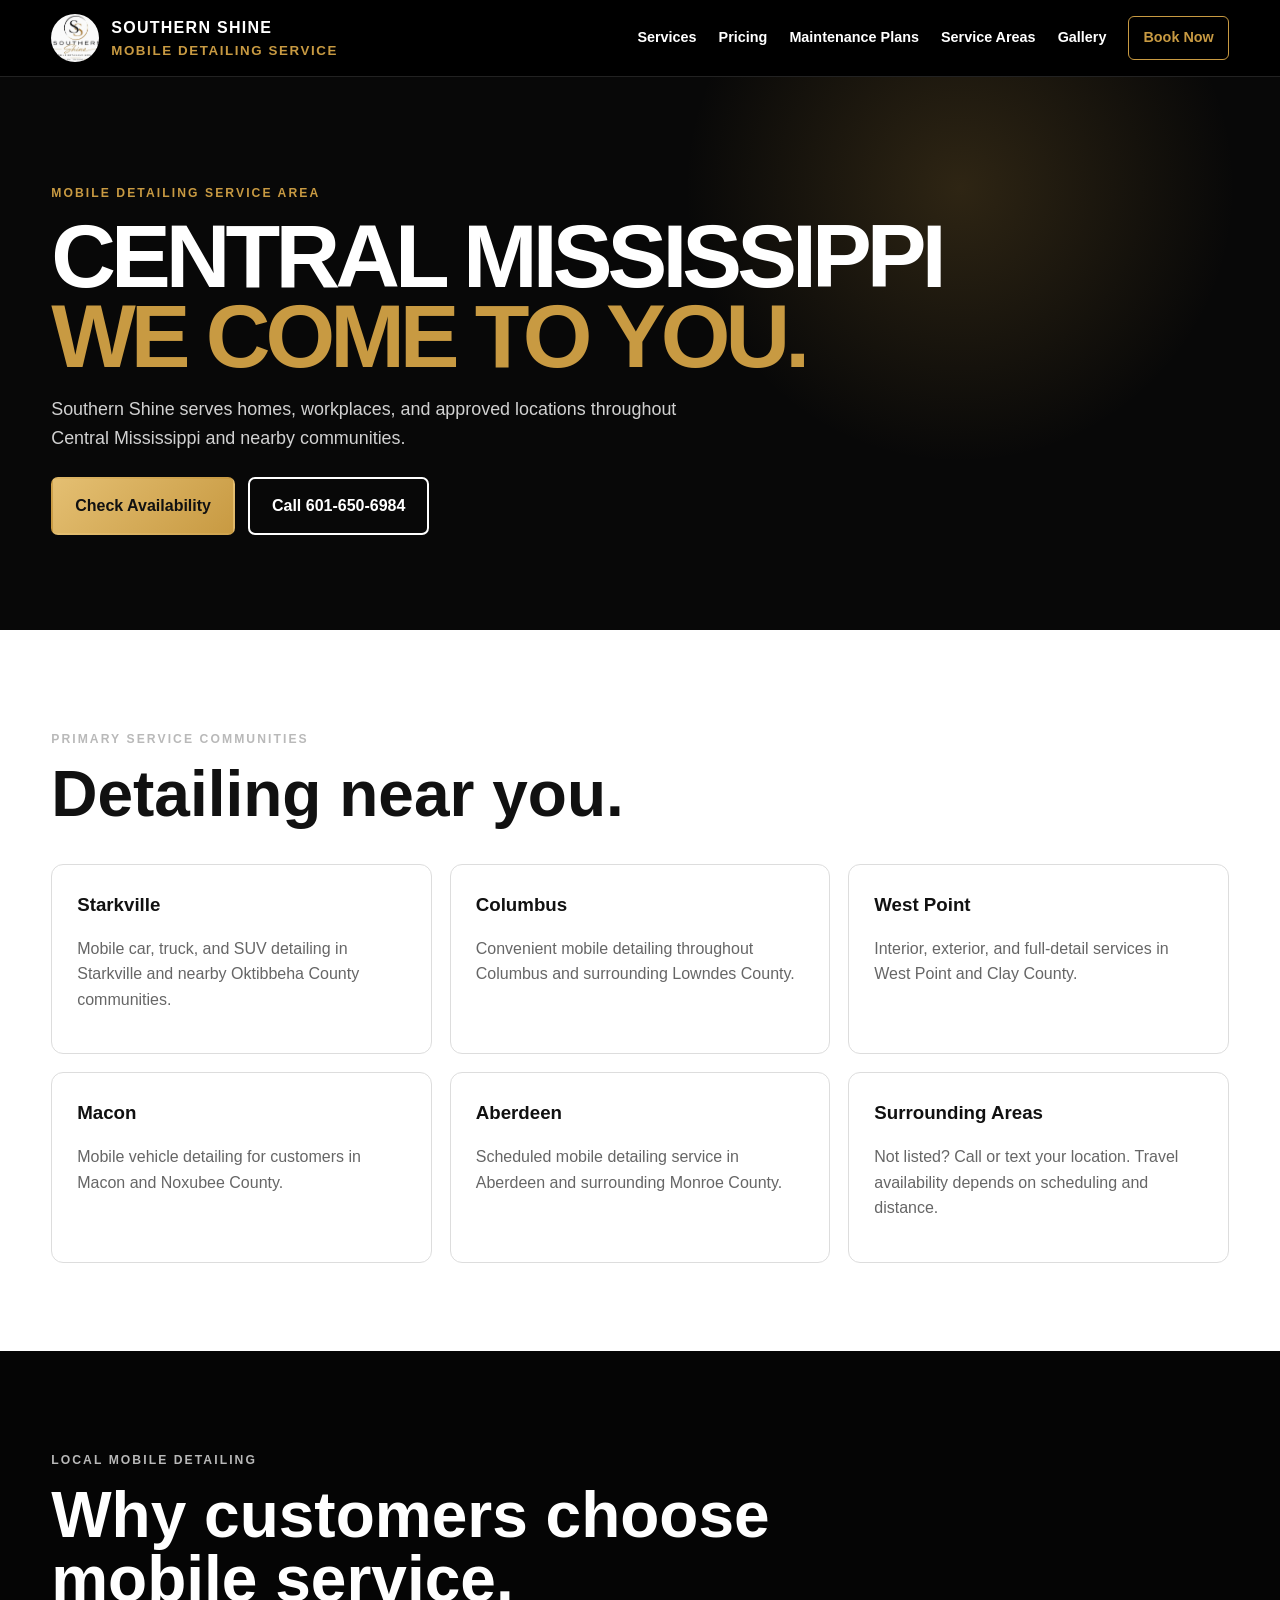
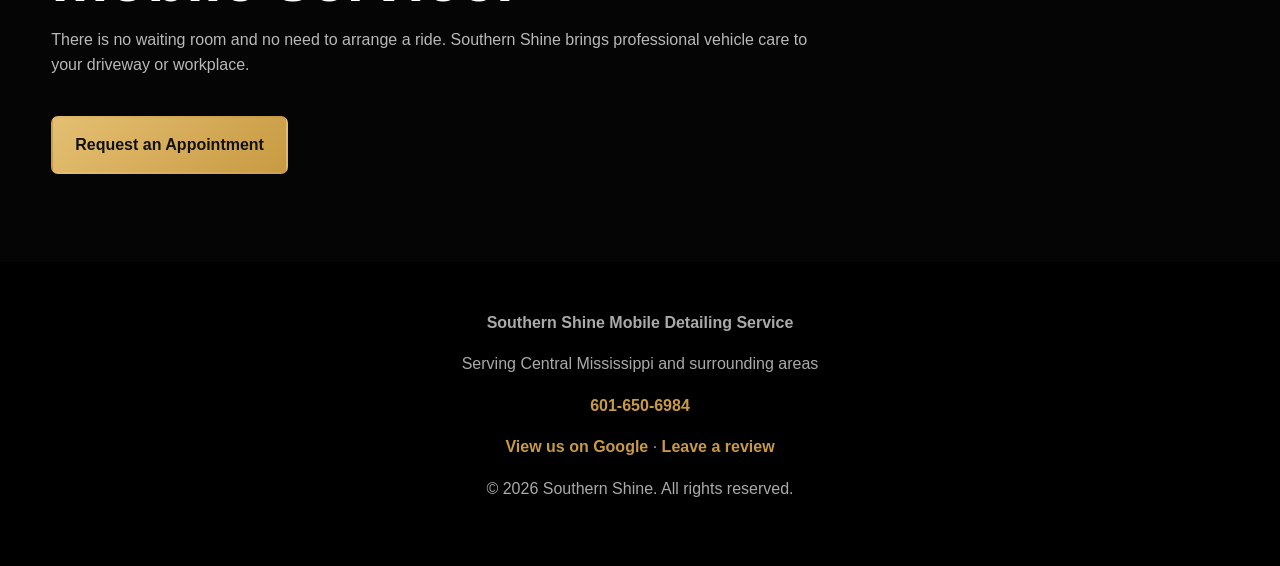
<file: service-areas.html>
<!doctype html><html lang="en"><head><meta charset="utf-8"><meta name="viewport" content="width=device-width,initial-scale=1"><title>Mobile Detailing Service Areas | Southern Shine Mississippi</title><meta name="description" content="Southern Shine provides mobile detailing across Central Mississippi, including Starkville, Columbus, West Point, Macon, Aberdeen and surrounding communities."><link rel="canonical" href="https://southernshinems.com/service-areas.html"><link rel="stylesheet" href="styles.css"></head><body><header><div class="wrap nav"><a class="brand" href="index.html"><img src="images/logo.jpg" alt="Southern Shine logo"><span>Southern Shine<small>Mobile Detailing Service</small></span></a><button class="menu">Menu</button><nav><a href="index.html#services">Services</a><a href="index.html#pricing">Pricing</a><a href="index.html#plans">Maintenance Plans</a><a href="service-areas.html">Service Areas</a><a href="index.html#gallery">Gallery</a><a class="nav-cta" href="booking.html">Book Now</a></nav></div></header><main><section class="area-hero"><div class="wrap"><p class="eyebrow">Mobile detailing service area</p><h1>Central Mississippi<br><span>We Come to You.</span></h1><p class="lead">Southern Shine serves homes, workplaces, and approved locations throughout Central Mississippi and nearby communities.</p><div class="actions"><a class="btn gold" href="booking.html">Check Availability</a><a class="btn outline" href="tel:6016506984">Call 601-650-6984</a></div></div></section><section class="light"><div class="wrap"><div class="title"><p class="eyebrow">Primary service communities</p><h2>Detailing near you.</h2></div><div class="grid area-grid"><div class="area-card"><h3>Starkville</h3><p>Mobile car, truck, and SUV detailing in Starkville and nearby Oktibbeha County communities.</p></div><div class="area-card"><h3>Columbus</h3><p>Convenient mobile detailing throughout Columbus and surrounding Lowndes County.</p></div><div class="area-card"><h3>West Point</h3><p>Interior, exterior, and full-detail services in West Point and Clay County.</p></div><div class="area-card"><h3>Macon</h3><p>Mobile vehicle detailing for customers in Macon and Noxubee County.</p></div><div class="area-card"><h3>Aberdeen</h3><p>Scheduled mobile detailing service in Aberdeen and surrounding Monroe County.</p></div><div class="area-card"><h3>Surrounding Areas</h3><p>Not listed? Call or text your location. Travel availability depends on scheduling and distance.</p></div></div></div></section><section><div class="wrap"><div class="title"><p class="eyebrow">Local mobile detailing</p><h2>Why customers choose mobile service.</h2><p>There is no waiting room and no need to arrange a ride. Southern Shine brings professional vehicle care to your driveway or workplace.</p></div><a class="btn gold" href="booking.html">Request an Appointment</a></div></section></main><footer><div class="wrap"><b>Southern Shine Mobile Detailing Service</b><p>Serving Central Mississippi and surrounding areas</p><a href="tel:6016506984">601-650-6984</a><p><a href="https://share.google/HwVFBmlVu8GV7FS5L" target="_blank" rel="noopener">View us on Google</a> · <a href="https://g.page/r/CeV7yMw984xhEAE/review" target="_blank" rel="noopener">Leave a review</a></p><p>© 2026 Southern Shine. All rights reserved.</p></div></footer><script src="script.js"></script></body></html>
</file>
<file: styles.css>
:root{--gold:#c89a42;--gold2:#e4bf72;--black:#050505;--panel:#111;--muted:#b9b9b9;--white:#fff}
*{box-sizing:border-box}html{scroll-behavior:smooth}body{margin:0;background:#050505;color:#fff;font-family:Arial,Helvetica,sans-serif;line-height:1.6}a{color:inherit}img{max-width:100%;display:block}.wrap{width:min(1180px,92%);margin:auto}
header{position:sticky;top:0;z-index:50;background:rgba(0,0,0,.94);border-bottom:1px solid #222;backdrop-filter:blur(12px)}.nav{height:76px;display:flex;align-items:center;justify-content:space-between;gap:25px}.brand{display:flex;align-items:center;gap:12px;text-decoration:none;font-weight:900;letter-spacing:.08em;text-transform:uppercase}.brand img{width:48px;height:48px;border-radius:50%;object-fit:cover}.brand small{display:block;color:var(--gold);letter-spacing:.12em}
nav{display:flex;align-items:center;gap:22px}nav a{text-decoration:none;font-weight:800;font-size:.9rem}.nav-cta{border:1px solid var(--gold);color:var(--gold);padding:9px 14px;border-radius:6px}.menu{display:none;background:#111;border:1px solid #444;color:#fff;padding:9px 12px;border-radius:7px}
.hero{min-height:760px;display:grid;align-items:center;background:radial-gradient(circle at 76% 28%,rgba(200,154,66,.22),transparent 24%),linear-gradient(115deg,#030303,#101010 55%,#020202)}.hero-grid{display:grid;grid-template-columns:1.05fr .95fr;gap:55px;align-items:center;padding:90px 0}.eyebrow{color:var(--gold);font-weight:900;letter-spacing:.17em;text-transform:uppercase;font-size:.76rem}h1{font-size:clamp(3.4rem,7vw,7rem);line-height:.9;margin:0;text-transform:uppercase;letter-spacing:-.055em}h1 span{color:var(--gold)}.lead{font-size:1.12rem;color:#d1d1d1;max-width:650px}.actions{display:flex;flex-wrap:wrap;gap:13px;margin-top:25px}.btn{display:inline-flex;align-items:center;justify-content:center;padding:14px 22px;border-radius:7px;text-decoration:none;font-weight:900;border:2px solid transparent;cursor:pointer}.gold{background:linear-gradient(135deg,var(--gold2),var(--gold));color:#111}.outline{border-color:#fff}.logo-card{background:#fff;padding:16px;border-radius:20px;box-shadow:0 30px 70px #0008}.logo-card img{border-radius:12px}
section{padding:88px 0}.title{max-width:760px;margin-bottom:38px}.title h2{font-size:clamp(2.4rem,5vw,4.4rem);line-height:1;margin:0}.title p{color:var(--muted)}
.light{background:#fff;color:#111}.grid{display:grid;gap:18px}.services-grid{grid-template-columns:repeat(5,1fr)}.card{padding:24px;border:1px solid #e4e4e4;border-radius:12px;background:#fff;box-shadow:0 15px 35px #00000012}.card h3{margin-top:4px}.card p{color:#666}.icon{font-size:2rem;color:var(--gold)}
.why-grid{grid-template-columns:repeat(3,1fr)}.why-card{padding:26px;border:1px solid rgba(200,154,66,.27);border-radius:14px;background:linear-gradient(145deg,#151515,#090909)}.why-card p{color:#bbb}
.pricing{background:#f7f7f7;color:#111}.price-grid{grid-template-columns:repeat(2,1fr);max-width:880px}.price-card{padding:32px;border:1px solid #ddd;border-radius:14px;background:#fff}.price-card.featured{border:3px solid var(--gold)}.price{font-size:4.6rem;font-weight:900;line-height:1}.price sup{font-size:1.3rem;vertical-align:top}.addons,.plans{max-width:980px;margin-top:26px}.addon{display:flex;justify-content:space-between;padding:13px 0;border-top:1px solid #e0e0e0}.addon:first-child{border-top:0}.addon strong{color:#8d671f}
.plan-grid{grid-template-columns:repeat(3,1fr)}.plan{padding:28px;border-radius:14px;background:#fff;border:1px solid #ddd}.plan.featured{border:3px solid var(--gold)}.plan-price{font-size:2.8rem;font-weight:900}.plan-price span{font-size:.9rem;color:#666}.plan ul{padding-left:20px}
.real-gallery{background:#090909}.job-block{margin-top:38px;padding:26px;border:1px solid rgba(200,154,66,.28);border-radius:16px;background:#0e0e0e}.job-heading{display:flex;justify-content:space-between;gap:20px;align-items:flex-end;flex-wrap:wrap}.job-tag{display:inline-block;background:rgba(200,154,66,.14);border:1px solid rgba(200,154,66,.4);color:var(--gold);padding:6px 11px;border-radius:999px;font-size:.76rem;font-weight:900}.compare{position:relative;overflow:hidden;border-radius:14px;aspect-ratio:4/3;background:#111;touch-action:none;user-select:none;margin-top:20px}.compare img{position:absolute;inset:0;width:100%;height:100%;object-fit:cover}.after-wrap{position:absolute;inset:0;width:50%;overflow:hidden;border-right:2px solid var(--gold)}.after-wrap img{width:100vw;max-width:none;height:100%;object-fit:cover}.handle{position:absolute;left:50%;top:50%;transform:translate(-50%,-50%);width:54px;height:54px;border-radius:50%;background:var(--gold);color:#111;display:grid;place-items:center;font-weight:900;border:4px solid #fff;z-index:3}.label{position:absolute;top:14px;z-index:4;padding:7px 11px;border-radius:6px;font-weight:900;text-transform:uppercase;font-size:.75rem}.before-label{left:14px;background:#111}.after-label{right:14px;background:var(--gold);color:#111}.photo-grid{display:grid;grid-template-columns:repeat(4,1fr);gap:12px;margin-top:18px}.photo{position:relative;overflow:hidden;border-radius:12px;aspect-ratio:4/5}.photo img{width:100%;height:100%;object-fit:cover}.photo span{position:absolute;left:10px;bottom:10px;background:#000d;padding:5px 8px;border-radius:5px;font-size:.72rem;font-weight:900}
.booking{background:linear-gradient(135deg,#0d0d0d,#030303)}.booking-layout{display:grid;grid-template-columns:.85fr 1.15fr;gap:48px}.booking-form{background:#fff;color:#111;border-radius:16px;padding:28px}.form-grid{display:grid;grid-template-columns:1fr 1fr;gap:13px}label{display:grid;gap:6px;font-weight:800;font-size:.88rem}input,select,textarea{width:100%;padding:12px;border:1px solid #d1d1d1;border-radius:8px}textarea{min-height:100px}.full{grid-column:1/-1}.estimate{padding:18px;border-radius:10px;background:#f6f1e6;border:1px solid #e6d1a4}.estimate strong{font-size:1.6rem;color:#8c651f}
.area-hero{padding:95px 0;background:radial-gradient(circle at 75% 20%,rgba(200,154,66,.2),transparent 26%),#080808}.area-grid{grid-template-columns:repeat(3,1fr)}.area-card{padding:25px;border:1px solid #ddd;border-radius:12px;background:#fff}.area-card h3{margin:0}.area-card p{color:#666}
.faq details{background:#fff;border:1px solid #ddd;border-radius:10px;padding:17px 20px;margin-bottom:12px}.faq summary{cursor:pointer;font-weight:900}.faq p{color:#5d5d5d}
footer{padding:48px 0;background:#000;color:#aaa;text-align:center}footer a{color:var(--gold);font-weight:900;text-decoration:none}
@media(max-width:1000px){.services-grid{grid-template-columns:repeat(3,1fr)}.why-grid,.area-grid,.plan-grid{grid-template-columns:1fr 1fr}.hero-grid,.booking-layout{grid-template-columns:1fr}.photo-grid{grid-template-columns:repeat(2,1fr)}}
@media(max-width:700px){nav{display:none;position:absolute;top:76px;left:0;right:0;background:#050505;padding:20px;flex-direction:column;align-items:flex-start}nav.open{display:flex}.menu{display:block}.services-grid,.why-grid,.price-grid,.area-grid,.plan-grid,.form-grid{grid-template-columns:1fr}.hero{min-height:auto}.hero-grid{padding:75px 0}h1{font-size:3.5rem}.compare{aspect-ratio:3/4}.photo-grid{grid-template-columns:1fr 1fr}.photo{aspect-ratio:3/4}.full{grid-column:auto}}
</file>
